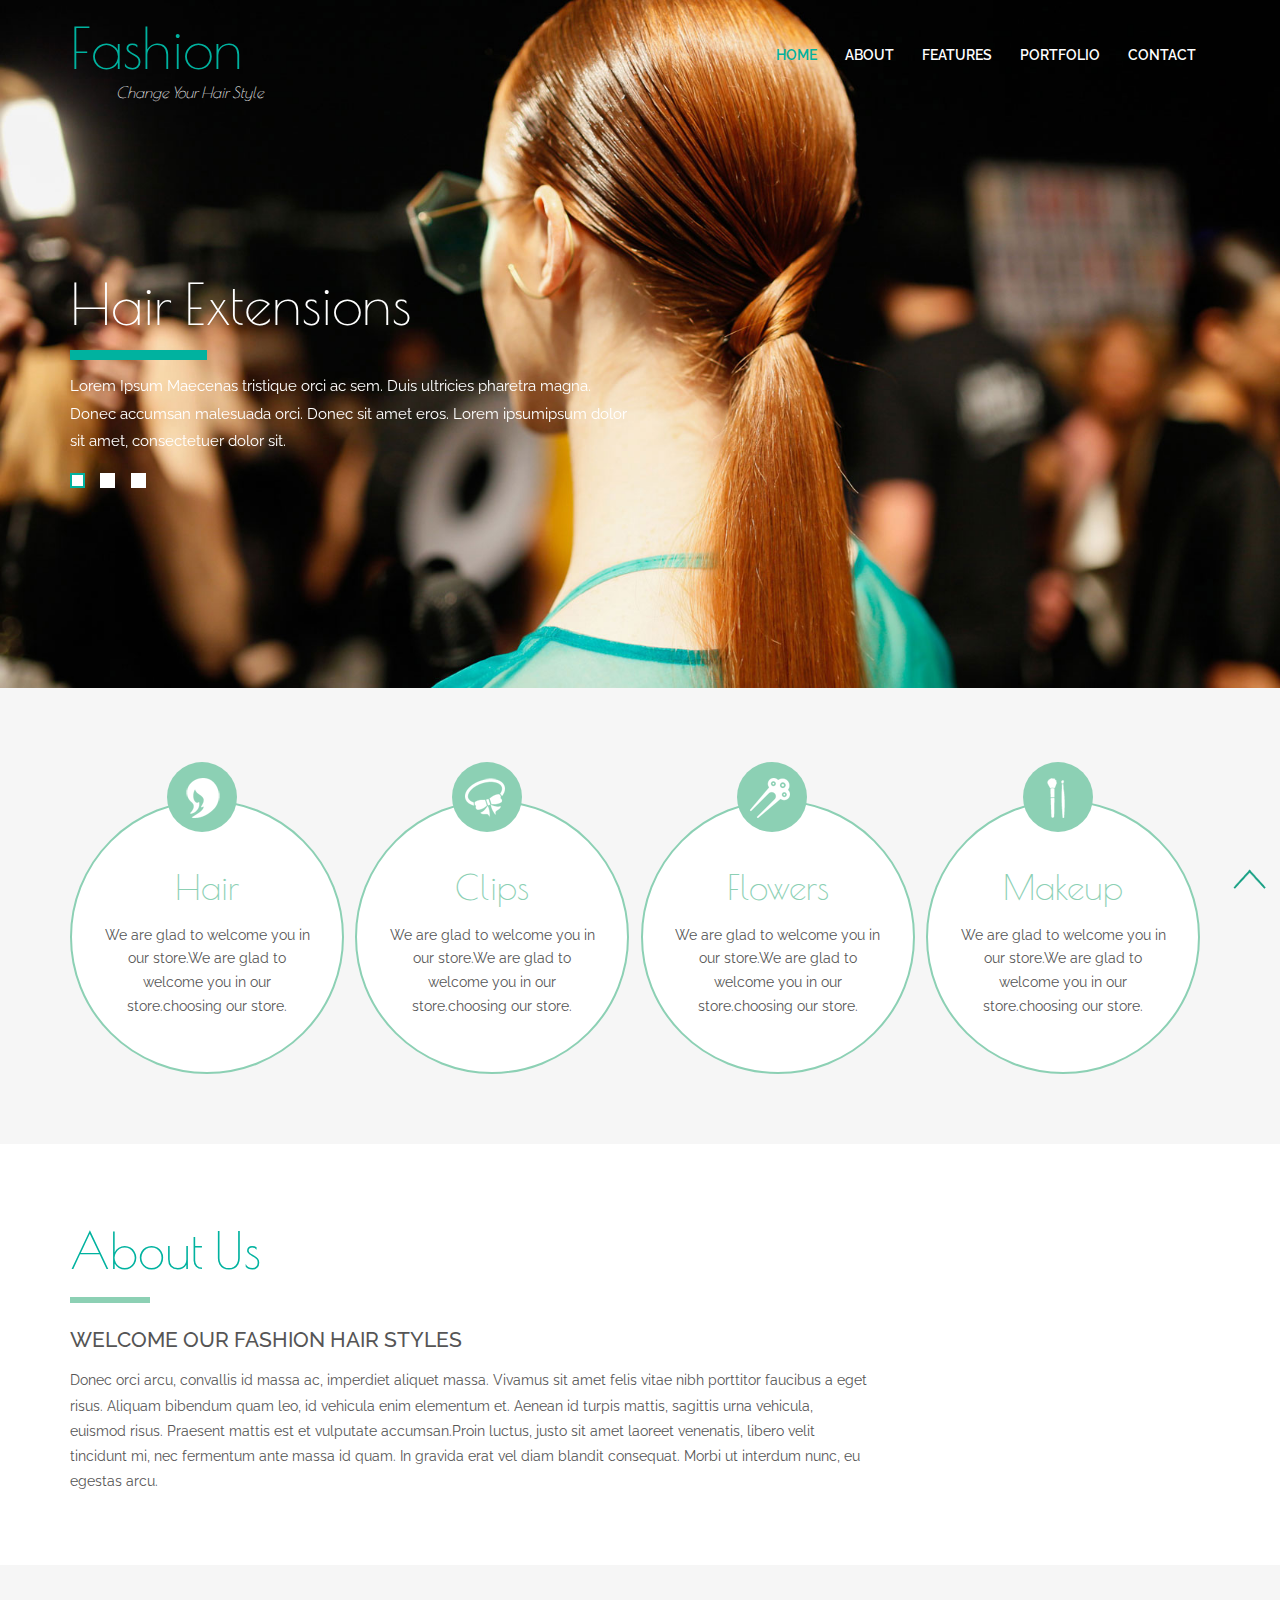
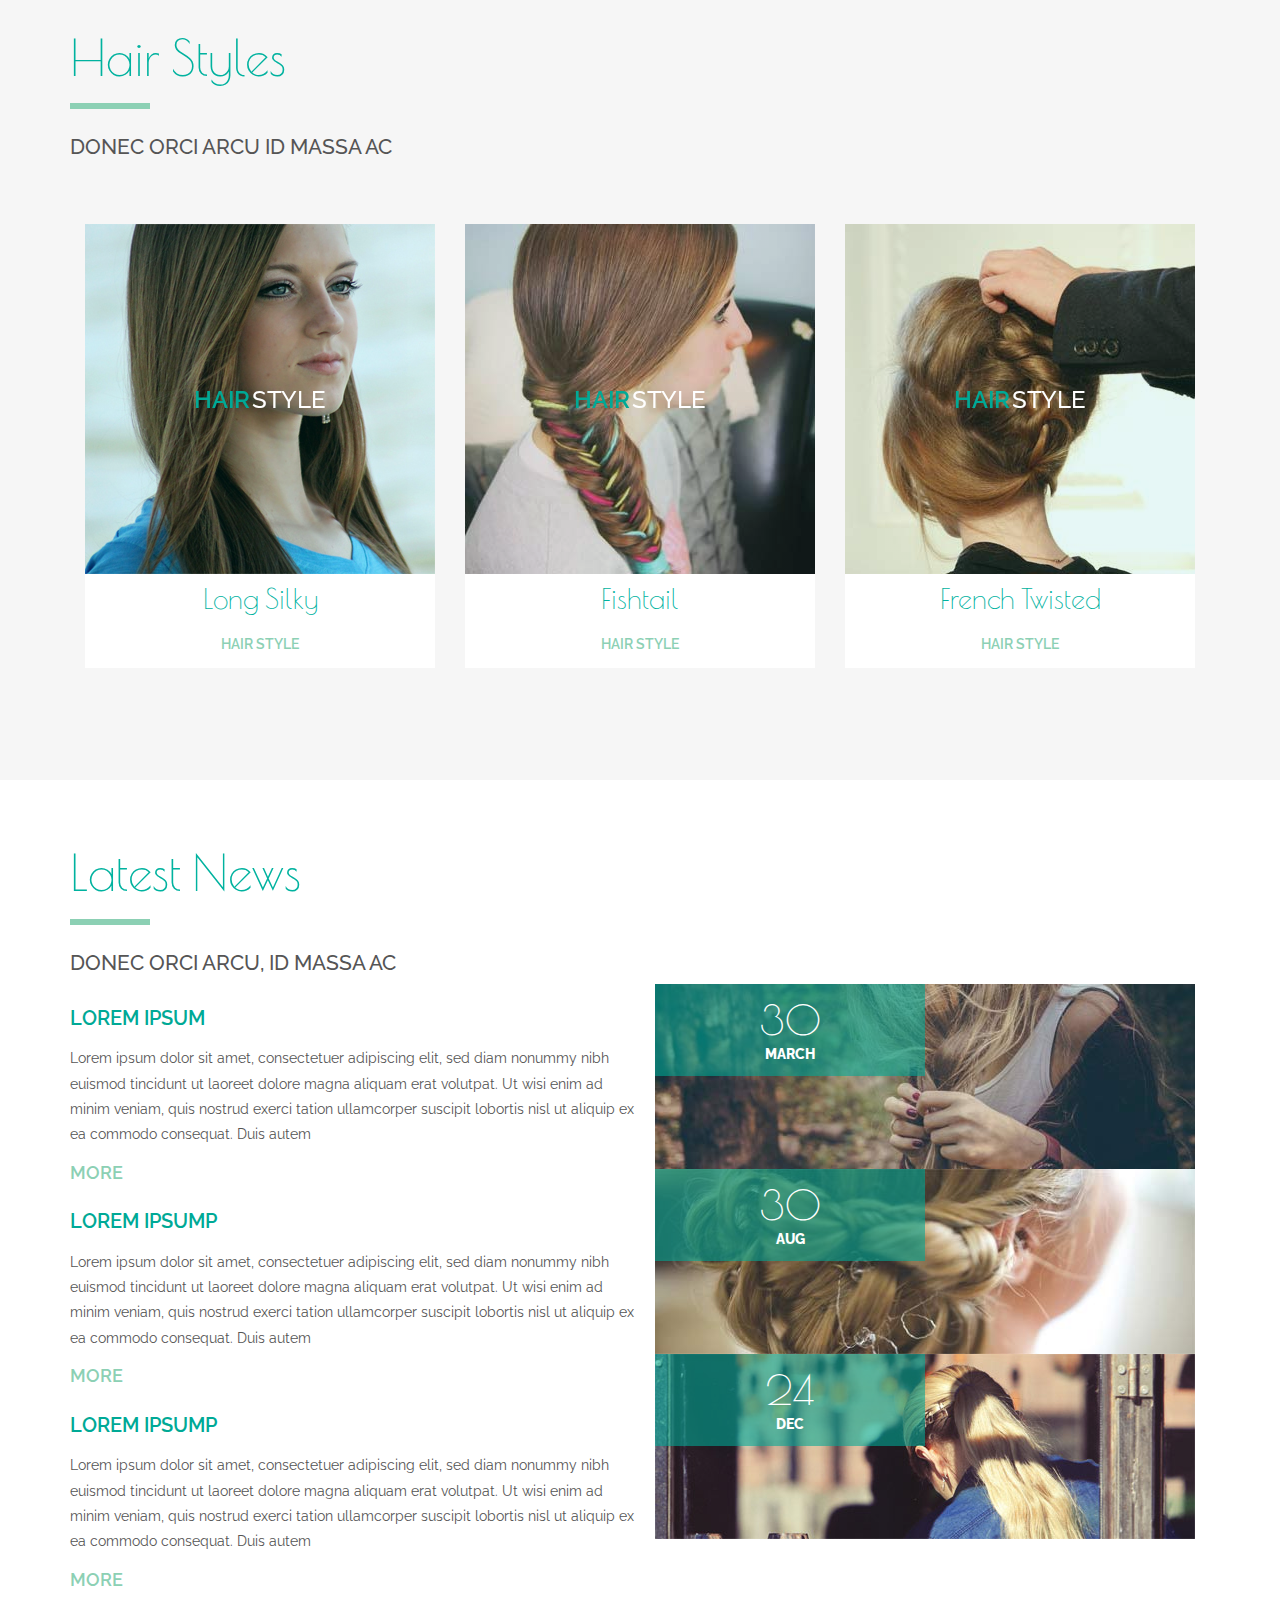
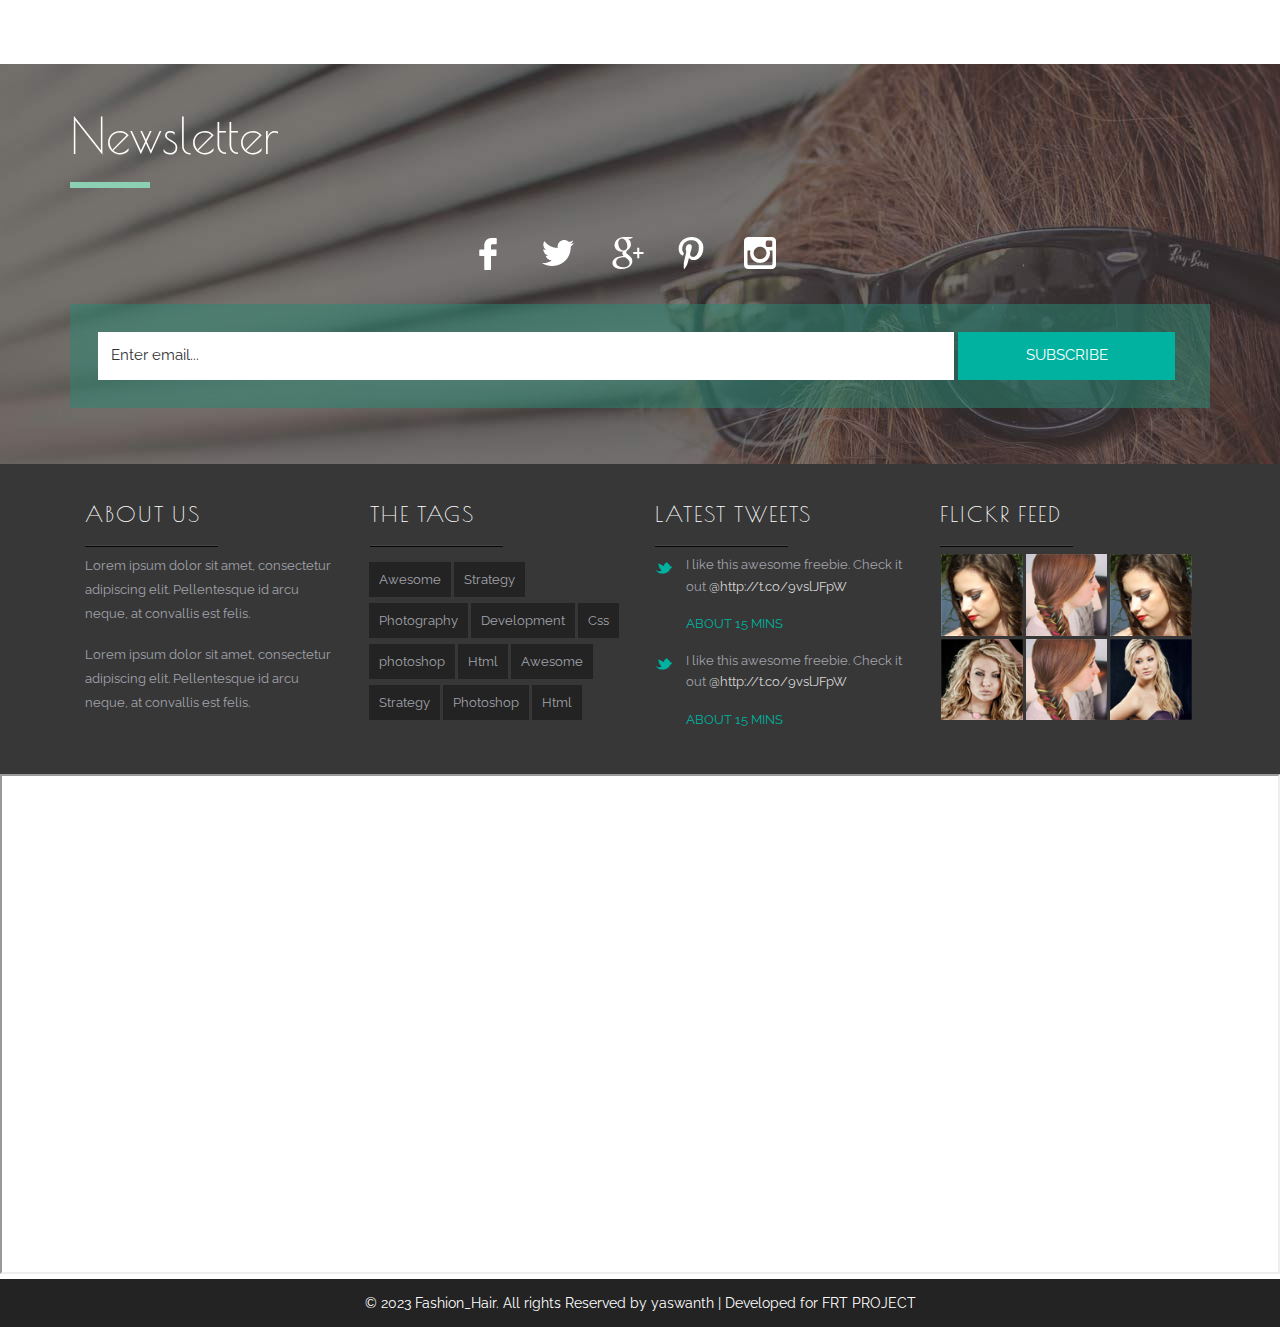
<file: index.html>
<!DOCTYPE html>
<html>
<head>
<title>Fashion Hair a Fashion Category Flat Bootstrap Responsive Website Template| Home :: w3layouts</title>
<link href="css/bootstrap.css" rel='stylesheet' type='text/css' />
<!-- jQuery (Bootstrap's JavaScript plugins) -->
<script src="js/jquery.min.js"></script>
<script src="js/bootstrap.min.js"></script>
<!-- Custom Theme files -->
<link href="css/style.css" rel="stylesheet" type="text/css" media="all" />
<!-- Custom Theme files -->
<meta name="viewport" content="width=device-width, initial-scale=1">
<meta http-equiv="Content-Type" content="text/html; charset=utf-8" />
<meta name="keywords" content="Fashion Hair Responsive web template, Bootstrap Web Templates, Flat Web Templates, Andriod Compatible web template, 
Smartphone Compatible web template, free webdesigns for Nokia, Samsung, LG, SonyErricsson, Motorola web design" />
<script type="application/x-javascript"> addEventListener("load", function() { setTimeout(hideURLbar, 0); }, false); function hideURLbar(){ window.scrollTo(0,1); } </script>
<!--webfont-->
<link href='http://fonts.googleapis.com/css?family=Poiret+One|Lily+Script+One|Raleway:400,300,500,600,200,700' rel='stylesheet' type='text/css'>
<!--webfont-->
<!-- dropdown -->
<script src="js/jquery.easydropdown.js"></script>
<link href="css/nav.css" rel="stylesheet" type="text/css" media="all"/>
<script src="js/modernizr.custom.js"></script>
</head>
<body>
<div class="banner-bg" id="home">
	  <div class="container">
			 <div class="header">
			     <div class="logo">
						<a href="index.html"><h1>Fashion</h1><span>Change Your Hair Style<span></a>
				</div>
						 
				  <div class="top-nav">										 
						<label class="mobile_menu" for="mobile_menu">
						<span>Menu</span>
						</label>
						<input id="mobile_menu" type="checkbox">
					   <ul class="nav">
						<li><a class="active" href="index.html">Home</a></li>
						<li><a href="about.html">ABOUT</a></li>
						 <li class="dropdown1"><a href="typography.html">Features</a>
							 <ul class="dropdown2">
									<li><a href="404.html">Events</a></li>
									<li><a href="404.html">Shortcode</a></li>
									<li><a href="404.html">Blog</a></li>
									<li><a href="404.html">Pricing</a></li>
							  </ul>
						 </li> 
						 <li><a href="portfolio.html">Portfolio</a></li>   
						<li><a href="contact.html">CONTACT</a></li>
					  </ul>
				 </div>
				 <div class="clearfix"></div>
				</div>
					<div  id="top" class="callbacks_container">
					<ul class="rslides" id="slider4">
					<li>
								<div class="banner-info">
									<h3>Hair Extensions</h3>
									<lable> </lable>
									<p>Lorem Ipsum Maecenas tristique orci ac sem. Duis ultricies pharetra magna. Donec accumsan malesuada orci. Donec sit amet eros. Lorem ipsumipsum dolor sit amet, consectetuer dolor sit.</p>
								</div>
							</li>
							<li>
								<div class="banner-info">
								   <h3>Hair styles</h3>
								   <lable> </lable>
									<p>Lorem Ipsum Maecenas tristique orci ac sem. Duis ultricies pharetra magna. Donec accumsan malesuada orci. Donec sit amet eros. Lorem ipsumipsum dolor sit amet, consectetuer dolor sit.</p>
								</div>
							</li>
							<li>
								<div class="banner-info">
									<h3>Hair clips</h3>
									<lable> </lable>
									<p>Lorem Ipsum Maecenas tristique orci ac sem. Duis ultricies pharetra magna. Donec accumsan malesuada orci. Donec sit amet eros. Lorem ipsumipsum dolor sit amet, consectetuer dolor sit.</p>
								</div>								
							</li>
						</ul>
					</div>
					<!--banner-slide-->
					<script src="js/responsiveslides.min.js"></script>
				   <script>
					// You can also use "$(window).load(function() {"
					$(function () {
					  // Slideshow 4
					  $("#slider4").responsiveSlides({
						auto: true,
						pager: true,
						nav: true,
						speed: 500,
						namespace: "callbacks",
						before: function () {
						  $('.events').append("<li>before event fired.</li>");
						},
						after: function () {
						  $('.events').append("<li>after event fired.</li>");
						}
					  });
				
					});
				  </script>
			 <!--//banner-slide-->
		</div>
	</div>
<!--start-banner-bottom-->
  <div class="banner-bottom-section">
	<div class="container">
		<div class="banner-bottom-info">
			<div class="col-md-3 b-grids">
					<i class="s1"> </i>
					 <div class="album-box">
				   <h4>Hair</h4>
				     <p>We are glad to welcome you in our store.We are glad to welcome you in our store.choosing our store.</p>
				 </div>
			</div>
			<div class="col-md-3 b-grids">
			     <i class="s2"> </i>
			     <div class="album-box">
				   <h4>Clips</h4>
				     <p>We are glad to welcome you in our store.We are glad to welcome you in our store.choosing our store.</p>
				 </div>
			</div>
			<div class="col-md-3 b-grids">
			      <i class="s3"> </i>
			       <div class="album-box">
				   <h4>Flowers</h4>
				     <p>We are glad to welcome you in our store.We are glad to welcome you in our store.choosing our store.</p>
				 </div>
			</div>
			<div class="col-md-3 b-grids lost">
			 <i class="s4"> </i>
			        <div class="album-box">
				   <h4>Makeup</h4>
				     <p>We are glad to welcome you in our store.We are glad to welcome you in our store.choosing our store.</p>
				 </div>
			</div>
			<div class="clearfix"></div>
		</div>
     </div>
    </div>
<!--start-welcome-->
	<div class="about">
	   <div class="container">
		<h3 class="tittle">About Us</h3>
		<lable class="two"> </lable>
		<h3 class="sub-text">Welcome Our fashion Hair Styles</h3>
		<p>Donec orci arcu, convallis id massa ac, imperdiet aliquet massa. Vivamus sit amet felis vitae nibh porttitor faucibus a eget risus. Aliquam bibendum quam leo, id vehicula enim elementum et. Aenean id turpis mattis, sagittis urna vehicula, euismod risus. Praesent mattis est et vulputate accumsan.Proin luctus, justo sit amet laoreet venenatis, libero velit tincidunt mi, nec fermentum ante massa id quam. In gravida erat vel diam blandit consequat. Morbi ut interdum nunc, eu egestas arcu.</p>
	   
	   </div>
    </div>
	<!--start-banner-bottom-->
    <div class="hair-section">
	     <div class="container">
		<h3 class="tittle">Hair Styles</h3>
		<lable class="two"> </lable>
		  <h3 class="sub-text">Donec orci arcu id massa ac</h3>
	           <div class="grid">
			      <div class="col-md-4 h-f">
					<figure class="effect-jazz">
					<img src="images/s1.jpg" alt="img25"/>
						<figcaption>
							<h2>hair <span>Style</span></h2>
							<p>When Jazz starts to chase cars, the whole world stands still.</p>
							<a href="#">View more</a>
						</figcaption>			
					</figure>
					 <div class="hf-text"><h5>Long Silky</h5><p>Hair Style</p></div>
				 </div>
				 <div class="col-md-4 h-f">
					<figure class="effect-jazz">
						<img src="images/s2.jpg" alt="img25"/>
						<figcaption>
							<h2>hair <span>Style</span></h2>
							<p>When Jazz starts to chase cars, the whole world stands still.</p>
							<a href="#">View more</a>
						</figcaption>			
					</figure>
					 <div class="hf-text"><h5>Fishtail</h5><p>Hair Style</p></div>
				 </div>
					<div class="col-md-4 h-f">
					 <figure class="effect-jazz">
							<img src="images/s3.jpg" alt="img25"/>
						<figcaption>
							<h2>hair <span>Style</span></h2>
							<p>When Jazz starts to chase cars, the whole world stands still.</p>
							<a href="#">View more</a>
						</figcaption>			
					 </figure>
					 <div class="hf-text"><h5>French Twisted</h5><p>Hair Style</p></div>
				 </div>
				 <div class="clearfix"></div>
				</div>
		   </div>
		</div>
		<!--news-->
		<div class="news-section">
			<div class="container">
				<h3 class="tittle">Latest News</h3>
				<lable class="two"> </lable>
				<h3 class="sub-text">Donec orci arcu, id massa ac</h3>
				<div class="news-left">			
					<div class="col-md-6 col-news-right">
						<div class="col-bottom">
							<h4>Lorem Ipsum </h4>
							<p>Lorem ipsum dolor sit amet, consectetuer adipiscing elit, sed diam nonummy nibh euismod tincidunt ut laoreet dolore magna aliquam erat volutpat. Ut wisi enim ad minim veniam, quis nostrud exerci tation ullamcorper suscipit lobortis nisl ut aliquip ex ea commodo consequat. Duis autem  </p>
							<a href="#" class="more"> MORE</a>
						</div>
						<div class="col-bottom">
							<h4>Lorem IPsump </h4>
							<p>Lorem ipsum dolor sit amet, consectetuer adipiscing elit, sed diam nonummy nibh euismod tincidunt ut laoreet dolore magna aliquam erat volutpat. Ut wisi enim ad minim veniam, quis nostrud exerci tation ullamcorper suscipit lobortis nisl ut aliquip ex ea commodo consequat. Duis autem  </p>
							<a href="#" class="more"> MORE</a>
						</div>
						<div class="col-bottom">
							<h4>Lorem IPsump </h4>
							<p>Lorem ipsum dolor sit amet, consectetuer adipiscing elit, sed diam nonummy nibh euismod tincidunt ut laoreet dolore magna aliquam erat volutpat. Ut wisi enim ad minim veniam, quis nostrud exerci tation ullamcorper suscipit lobortis nisl ut aliquip ex ea commodo consequat. Duis autem  </p>
							<a href="#" class="more"> MORE</a>
						</div>
						<div class="clearfix"> </div>
					</div>
					<div class="col-md-6 col-news">
						<div class="col-news-top">
							<a href="#" class="date-in">
								<img class="img-responsive mix-in" src="images/c1.jpg" alt="">
								<div class="month-in">
								  <label>
									<span class="day">30</span>
									<span class="month">March</span>
								  </label>
								</div>
							</a>
							<div class="clearfix"> </div>
						</div>					
						<div class="col-news-top">
							<a href="#" class="date-in">
								<img class="img-responsive mix-in" src="images/c2.jpg" alt="">
								<div class="month-in">
								  <label>
									<span class="day">30</span>
									<span class="month">Aug</span>
								  </label>
								</div>
							</a>
							<div class="clearfix"> </div>
						</div>
						<div class="col-news-top">
							<a href="#" class="date-in">
								<img class="img-responsive mix-in" src="images/c3.jpg" alt="">
								<div class="month-in">
								  <label>
									<span class="day">24</span>
									<span class="month">Dec</span>
								  </label>
								</div>
							</a>
							<div class="clearfix"> </div>
						</div>					
					</div>
					<div class="clearfix"> </div>
				</div>
			</div>
		</div>
	<!--//news-->
	<!--contact-->
		<div class="newsletter">
			<div class="container">
			 <h3 class="tittle two">Newsletter</h3>
			 <lable class="two"> </lable>
				<div class="newslatter">
					<ul class="f-icons">
					<li><a href="#" class="facebook"> </a></li>
				    <li><a href="#" class="twitter"> </a></li>
					<li><a href="#" class="gg"> </a></li>
					<li><a href="#" class="p"> </a></li>
					<li><a href="#" class="ins"> </a></li>
					</ul>
							<div class="clearfix"></div>
							<div class="support">
							   <input type="text" class="text" value="Enter email..." onfocus="this.value = '';" onblur="if (this.value == 'Enter email...') {this.value = 'Enter email...';}">
							   <input type="submit" value="SUBSCRIBE" class="botton">
							</div>

				   </div>
	        </div>
	    </div>

	<!--/start-footer-section-->
			<div class="footer-section">
				<div class="container">
					<div class="footer-grids wow bounceIn animated" data-wow-delay="0.4s">
						<div class="col-md-3 footer-grid">
						<h4>About Us</h4>
						<div class="border2"></div>
						  <p>Lorem ipsum dolor sit amet, consectetur adipiscing elit. Pellentesque id arcu neque, at convallis est felis.</p>
						  <p class="sub">Lorem ipsum dolor sit amet, consectetur adipiscing elit. Pellentesque id arcu neque, at convallis est felis.</p>
						</div>
						<div class="col-md-3 footer-grid tags">
								<h4>the tags</h4>
								<div class="border2"></div>
							<ul class="tag">
								<li><a href="#">Awesome</a></li>
								<li><a href="#">Strategy</a></li>
								<li><a href="#">Photography</a></li>
								<li><a href="#">Development</a></li>
								<li><a href="#">Css</a></li>
								<li><a href="#">photoshop</a></li>
								<li><a href="#">Html</a></li>
								<li><a href="#">Awesome</a></li>
								<li><a href="#">Strategy</a></li>
								<li><a href="#">Photoshop</a></li>
								<li><a href="#">Html</a></li>
							</ul>
						</div>
						<div class="col-md-3 footer-grid tweet">
								<h4>latest tweets</h4>
								<div class="border2"></div>
								<div class="icon-3-square">
										<a href="#"><i class="square-3"></i></a>
									</div>
							<div class="icon-text">
								<p>I like this awesome freebie. Check it out<a href="#"> @http://t.co/9vslJFpW </a></p>
								<h5>About 15 mins</h5>
							</div>
								<div class="clearfix"></div>
								<div class="icon-3-square">
										<a href="#"><i class="square-3"></i></a>
								</div>
								<div class="icon-text">
								    <p>I like this awesome freebie. Check it out<a href="#"> @http://t.co/9vslJFpW </a></p>
									<h5>About 15 mins</h5>
								</div>
								<div class="clearfix"></div>
						</div>
						<div class="col-md-3 footer-grid flickr">
								<h4>flickr feed</h4>
								<div class="border2"></div>
								<div class="flickr-grids">
										<div class="flickr-grid">
											<a href="#"><img src="images/f1.jpg" alt=" " title="team" /></a>
										</div>
										<div class="flickr-grid">
											<a href="#"><img src="images/f2.jpg" alt=" " title="team" /></a>
										</div>
										<div class="flickr-grid">
											<a href="#"><img src="images/f1.jpg" alt=" " title="team" /></a>
										</div>
										<div class="clearfix"> </div>
										
										<div class="flickr-grid">
											<a href="#"><img src="images/f3.jpg" alt=" " title="team" /></a>
										</div>
										<div class="flickr-grid">
											<a href="#"><img src="images/f2.jpg" alt=" " title="team" /></a>
										</div>
										<div class="flickr-grid">
											<a href="#"><img src="images/f4.jpg" alt=" " title="team" /></a>
										</div>
								<div class="clearfix"> </div>
							</div>
						</div>
						<div class="clearfix"></div>
					</div>
			</div>
		</div>
		<iframe src='https://webchat.botframework.com/embed/healthbot-ddx4ebr?s=Mj14TsXlspA.qN0hFWTRVu4vpyjO5EXuVvSg40ksFNf0D1vEbNjUz0o'  style='min-width: 400px; width: 100%; min-height: 500px;'></iframe>
	<!--//end-footer-section-->
			<!--/start-copyright-section-->
				<div class="copyright">
					<p>&copy; 2023 Fashion_Hair. All rights  Reserved by yaswanth | Developed for FRT PROJECT </a></p>
				</div>
			<!--//end-copyright-section-->
					<!--start-smoth-scrolling-->
			<script type="text/javascript">
								jQuery(document).ready(function($) {
									$(".scroll").click(function(event){		
										event.preventDefault();
										$('html,body').animate({scrollTop:$(this.hash).offset().top},1000);
									});
								});
								</script>
							<!--start-smoth-scrolling-->
						<script type="text/javascript">
									$(document).ready(function() {
										/*
										var defaults = {
								  			containerID: 'toTop', // fading element id
											containerHoverID: 'toTopHover', // fading element hover id
											scrollSpeed: 1200,
											easingType: 'linear' 
								 		};
										*/
										
										$().UItoTop({ easingType: 'easeOutQuart' });
										
									});
								</script>
		<a href="#home" id="toTop" class="scroll" style="display: block;"> <span id="toTopHover" style="opacity: 1;"> </span></a>
</body>
</html>
</file>
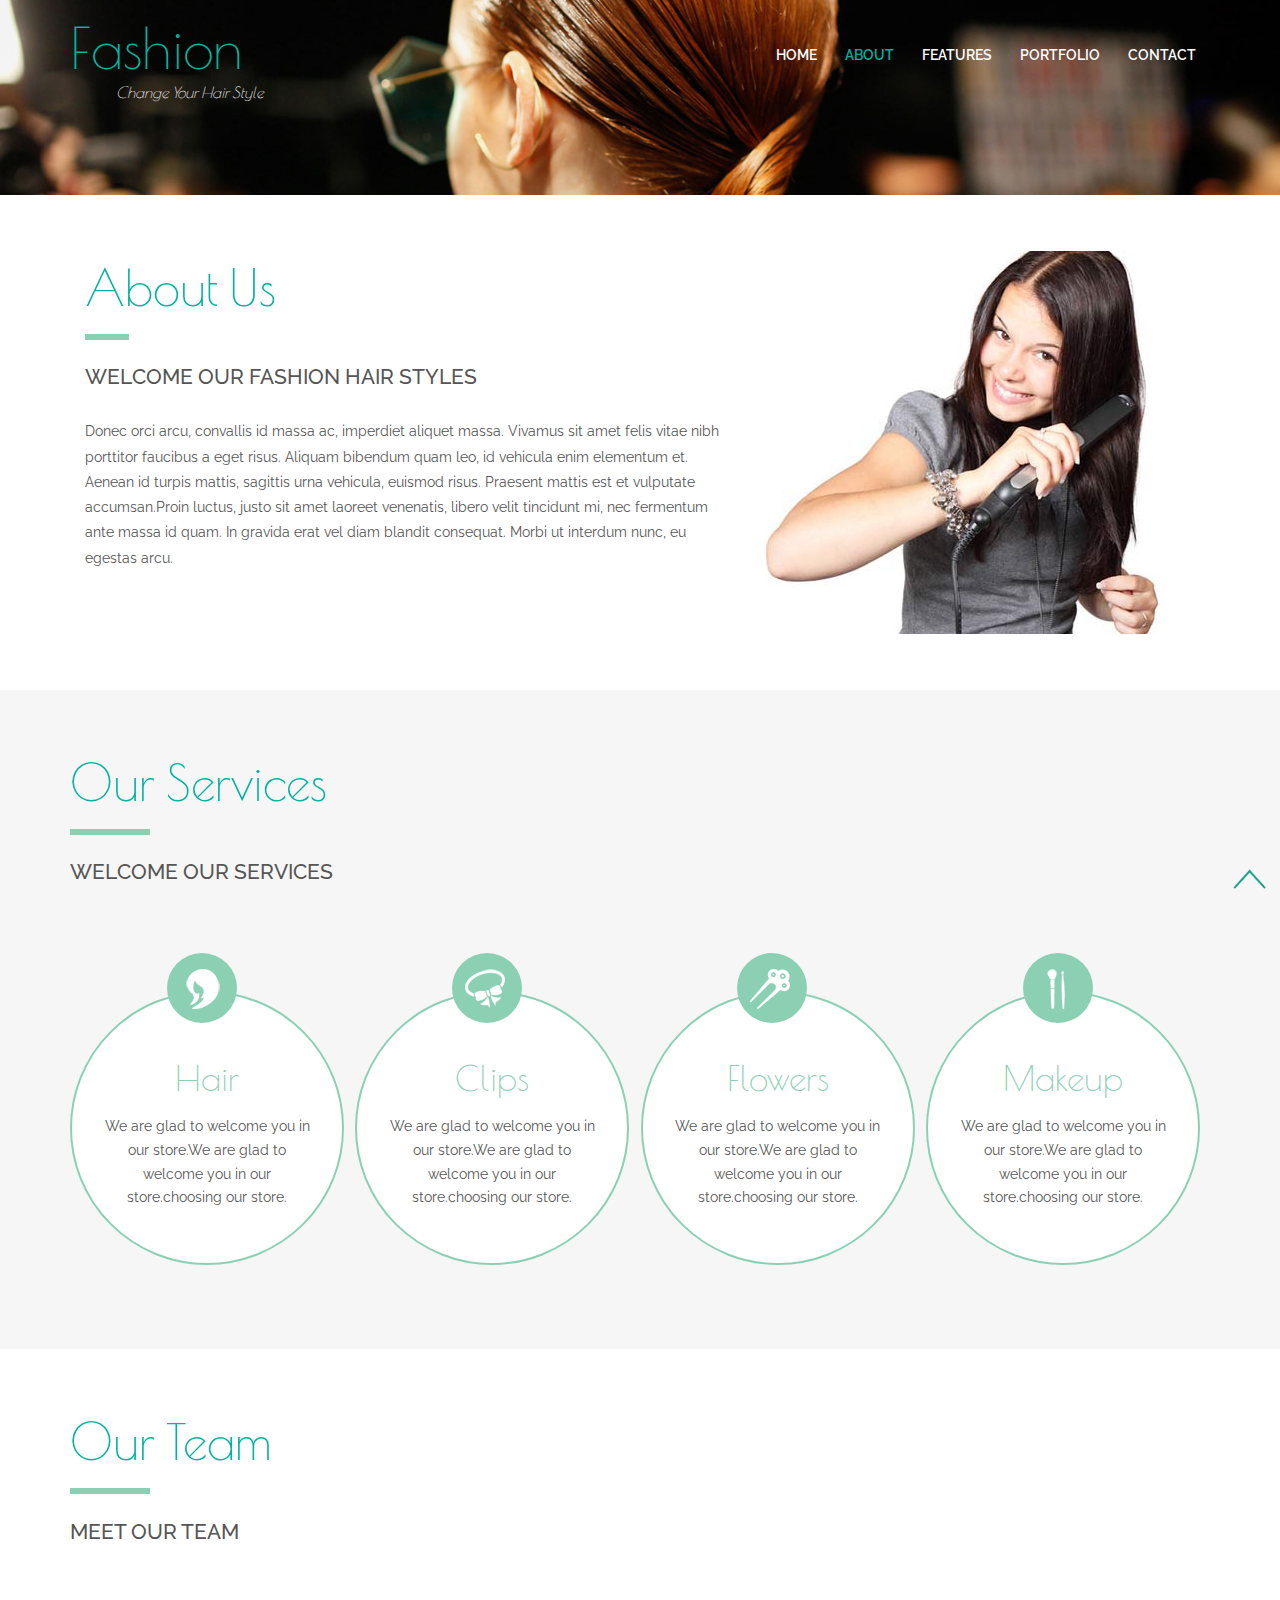
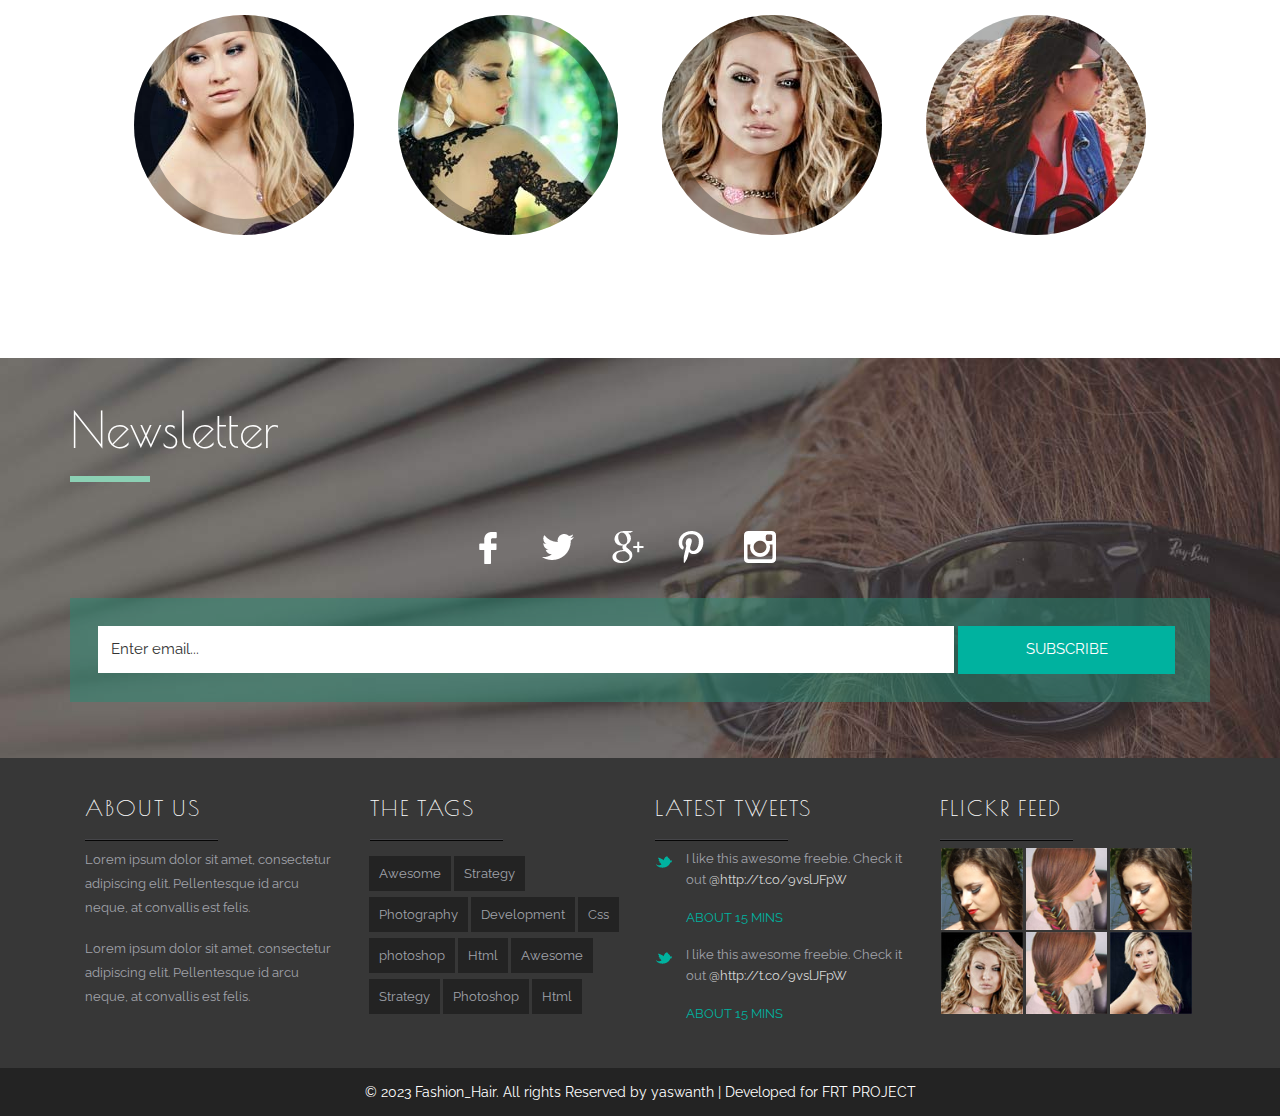
<file: about.html>
<!DOCTYPE html>
<html>
<head>
<title>Fashion Hair a Fashion Category Flat Bootstrap Responsive Website Template| About :: w3layouts</title>
<link href="css/bootstrap.css" rel='stylesheet' type='text/css' />
<!-- jQuery (Bootstrap's JavaScript plugins) -->
<script src="js/jquery.min.js"></script>
<script src="js/bootstrap.min.js"></script>
<!-- Custom Theme files -->
<link href="css/style.css" rel="stylesheet" type="text/css" media="all" />
<!-- Custom Theme files -->
<meta name="viewport" content="width=device-width, initial-scale=1">
<meta http-equiv="Content-Type" content="text/html; charset=utf-8" />
<meta name="keywords" content="Fashion Hair Responsive web template, Bootstrap Web Templates, Flat Web Templates, Andriod Compatible web template, 
Smartphone Compatible web template, free webdesigns for Nokia, Samsung, LG, SonyErricsson, Motorola web design" />
<script type="application/x-javascript"> addEventListener("load", function() { setTimeout(hideURLbar, 0); }, false); function hideURLbar(){ window.scrollTo(0,1); } </script>
<!--webfont-->
<link href='http://fonts.googleapis.com/css?family=Poiret+One|Lily+Script+One|Raleway:400,300,500,600,200,700' rel='stylesheet' type='text/css'>
<!--webfont-->
<!-- dropdown -->
<script src="js/jquery.easydropdown.js"></script>
<link href="css/nav.css" rel="stylesheet" type="text/css" media="all"/>
<script src="js/modernizr.custom.js"></script>
</head>
<body>
<div class="banner-bg two" id="home">	
	  <div class="container">
			 <div class="header">
			     <div class="logo">
						<a href="index.html"><h1>Fashion</h1><span>Change Your Hair Style<span></a>
				</div>
						 
				  <div class="top-nav">										 
						<label class="mobile_menu" for="mobile_menu">
						<span>Menu</span>
						</label>
						<input id="mobile_menu" type="checkbox">
					   <ul class="nav">
						<li><a href="index.html">Home</a></li>
						<li><a class="active" href="about.html">ABOUT</a></li>
						 <li class="dropdown1"><a href="typography.html">Features</a>
							 <ul class="dropdown2">
									<li><a href="404.html">Events</a></li>
									<li><a href="404.html">Shortcode</a></li>
									<li><a href="404.html">Blog</a></li>
									<li><a href="404.html">Pricing</a></li>
							  </ul>
						 </li> 
						 <li><a href="portfolio.html">Portfolio</a></li>   
						<li><a href="contact.html">CONTACT</a></li>
					  </ul>
				 </div>
				 <div class="clearfix"></div>
			</div>
		</div>
	</div>
	<!--start-about-->
	<div class="ab-section">
	   <div class="container">
		<div class="col-md-7 ab-left">
		<h3 class="tittle">About Us</h3>
		 <lable class="two"> </lable>
		<h3 class="sub-text">Welcome Our fashion Hair Styles</h3>
		 <p>Donec orci arcu, convallis id massa ac, imperdiet aliquet massa. Vivamus sit amet felis vitae nibh porttitor faucibus a eget risus. Aliquam bibendum quam leo, id vehicula enim elementum et. Aenean id turpis mattis, sagittis urna vehicula, euismod risus. Praesent mattis est et vulputate accumsan.Proin luctus, justo sit amet laoreet venenatis, libero velit tincidunt mi, nec fermentum ante massa id quam. In gravida erat vel diam blandit consequat. Morbi ut interdum nunc, eu egestas arcu.</p>
		</div>
		<div class="col-md-5 ab-img">
		  <img src="images/ab-pic.jpg" alt=" " title="ab" />
		</div>
	      <div class="clearfix"></div>
	   </div>
    </div>
<!--start-banner-bottom-->
	<div class="services">
	   <div class="container">
	   <h3 class="tittle">Our Services</h3>
		<lable class="two"> </lable>
		<h3 class="sub-text">Welcome Our Services</h3>
		<div class="banner-bottom-info two">
			<div class="col-md-3 b-grids">
					<i class="s1"> </i>
					 <div class="album-box">
				   <h4>Hair</h4>
				     <p>We are glad to welcome you in our store.We are glad to welcome you in our store.choosing our store.</p>
				 </div>
			</div>
			<div class="col-md-3 b-grids">
			     <i class="s2"> </i>
			     <div class="album-box">
				   <h4>Clips</h4>
				     <p>We are glad to welcome you in our store.We are glad to welcome you in our store.choosing our store.</p>
				 </div>
			</div>
			<div class="col-md-3 b-grids">
			      <i class="s3"> </i>
			       <div class="album-box">
				   <h4>Flowers</h4>
				     <p>We are glad to welcome you in our store.We are glad to welcome you in our store.choosing our store.</p>
				 </div>
			</div>
			<div class="col-md-3 b-grids lost">
			 <i class="s4"> </i>
			        <div class="album-box">
				   <h4>Makeup</h4>
				     <p>We are glad to welcome you in our store.We are glad to welcome you in our store.choosing our store.</p>
				 </div>
			</div>
			<div class="clearfix"></div>
		</div>
     </div>
    </div>
	<!--start-team-->
		<div class="team">
	      <div class="container">
			 <h3 class="tittle">Our Team</h3>
			  <lable class="two"> </lable>
			  <h3 class="sub-text">Meet our team</h3>
				<ul class="ch-grid">
					<li>
						<div class="ch-item">				
							<div class="ch-info">
								<div class="ch-info-front ch-img-1"></div>
								<div class="ch-info-back">
										<h3>Fashion Hair</h3>
									<p>by Alexander Shumihin <a href="#">View on Dribbble</a></p>
								</div>	
							</div>
						</div>
					</li>
					<li>
						<div class="ch-item">
							<div class="ch-info">
								<div class="ch-info-front ch-img-2"></div>
								<div class="ch-info-back">
										<h3>Fashion Hair</h3>
									<p>by Zoe Ingram  <a href="#">View on Dribbble</a></p>
								</div>
							</div>
						</div>
					</li>
					<li>
						<div class="ch-item">
							<div class="ch-info">
								<div class="ch-info-front ch-img-3"></div>
								<div class="ch-info-back">
										<h3>Fashion Hair</h3>
									<p>by Eileen Tjan <a href="#">View on Dribbble</a></p>
								</div>
							</div>
						</div>
					</li>
					 <li>
						<div class="ch-item">
							<div class="ch-info">
								<div class="ch-info-front ch-img-4"></div>
								<div class="ch-info-back">
										<h3>Fashion Hair</h3>
									<p>by Eileen Tjan  <a href="#">View on Dribbble</a></p>
								</div>
							</div>
						</div>
					</li>
				</ul>
				
		  </div>
       </div>
<!--contact-->
		<div class="newsletter">
			<div class="container">
			 <h3 class="tittle two">Newsletter</h3>
			 <lable class="two"> </lable>
				<div class="newslatter">
					<ul class="f-icons">
					<li><a href="#" class="facebook"> </a></li>
				    <li><a href="#" class="twitter"> </a></li>
					<li><a href="#" class="gg"> </a></li>
					<li><a href="#" class="p"> </a></li>
					<li><a href="#" class="ins"> </a></li>
					</ul>
							<div class="clearfix"></div>
							<div class="support">
							   <input type="text" class="text" value="Enter email..." onfocus="this.value = '';" onblur="if (this.value == 'Enter email...') {this.value = 'Enter email...';}">
							   <input type="submit" value="SUBSCRIBE" class="botton">
							</div>

				   </div>
	        </div>
	    </div>

	<!--/start-footer-section-->
			<div class="footer-section">
				<div class="container">
					<div class="footer-grids wow bounceIn animated" data-wow-delay="0.4s">
						<div class="col-md-3 footer-grid">
						<h4>About Us</h4>
						<div class="border2"></div>
						  <p>Lorem ipsum dolor sit amet, consectetur adipiscing elit. Pellentesque id arcu neque, at convallis est felis.</p>
						  <p class="sub">Lorem ipsum dolor sit amet, consectetur adipiscing elit. Pellentesque id arcu neque, at convallis est felis.</p>
						</div>
						<div class="col-md-3 footer-grid tags">
								<h4>the tags</h4>
								<div class="border2"></div>
							<ul class="tag">
								<li><a href="#">Awesome</a></li>
								<li><a href="#">Strategy</a></li>
								<li><a href="#">Photography</a></li>
								<li><a href="#">Development</a></li>
								<li><a href="#">Css</a></li>
								<li><a href="#">photoshop</a></li>
								<li><a href="#">Html</a></li>
								<li><a href="#">Awesome</a></li>
								<li><a href="#">Strategy</a></li>
								<li><a href="#">Photoshop</a></li>
								<li><a href="#">Html</a></li>
							</ul>
						</div>
						<div class="col-md-3 footer-grid tweet">
								<h4>latest tweets</h4>
								<div class="border2"></div>
								<div class="icon-3-square">
										<a href="#"><i class="square-3"></i></a>
									</div>
							<div class="icon-text">
								<p>I like this awesome freebie. Check it out<a href="#"> @http://t.co/9vslJFpW </a></p>
								<h5>About 15 mins</h5>
							</div>
								<div class="clearfix"></div>
								<div class="icon-3-square">
										<a href="#"><i class="square-3"></i></a>
								</div>
								<div class="icon-text">
								    <p>I like this awesome freebie. Check it out<a href="#"> @http://t.co/9vslJFpW </a></p>
									<h5>About 15 mins</h5>
								</div>
								<div class="clearfix"></div>
						</div>
						<div class="col-md-3 footer-grid flickr">
								<h4>flickr feed</h4>
								<div class="border2"></div>
								<div class="flickr-grids">
										<div class="flickr-grid">
											<a href="#"><img src="images/f1.jpg" alt=" " title="team" /></a>
										</div>
										<div class="flickr-grid">
											<a href="#"><img src="images/f2.jpg" alt=" " title="team" /></a>
										</div>
										<div class="flickr-grid">
											<a href="#"><img src="images/f1.jpg" alt=" " title="team" /></a>
										</div>
										<div class="clearfix"> </div>
										
										<div class="flickr-grid">
											<a href="#"><img src="images/f3.jpg" alt=" " title="team" /></a>
										</div>
										<div class="flickr-grid">
											<a href="#"><img src="images/f2.jpg" alt=" " title="team" /></a>
										</div>
										<div class="flickr-grid">
											<a href="#"><img src="images/f4.jpg" alt=" " title="team" /></a>
										</div>
								<div class="clearfix"> </div>
							</div>
						</div>
						<div class="clearfix"></div>
					</div>
			</div>
		</div>
	<!--//end-footer-section-->
			<!--/start-copyright-section-->
				<div class="copyright">
					<p>&copy; 2023 Fashion_Hair. All rights  Reserved by yaswanth | Developed for FRT PROJECT </a></p>
				</div>
			<!--//end-copyright-section-->
				<!--start-smoth-scrolling-->
			<script type="text/javascript">
								jQuery(document).ready(function($) {
									$(".scroll").click(function(event){		
										event.preventDefault();
										$('html,body').animate({scrollTop:$(this.hash).offset().top},1000);
									});
								});
								</script>
							<!--start-smoth-scrolling-->
						<script type="text/javascript">
									$(document).ready(function() {
										/*
										var defaults = {
								  			containerID: 'toTop', // fading element id
											containerHoverID: 'toTopHover', // fading element hover id
											scrollSpeed: 1200,
											easingType: 'linear' 
								 		};
										*/
										
										$().UItoTop({ easingType: 'easeOutQuart' });
										
									});
								</script>
		<a href="#home" id="toTop" class="scroll" style="display: block;"> <span id="toTopHover" style="opacity: 1;"> </span></a>
</body>
</html>
</file>
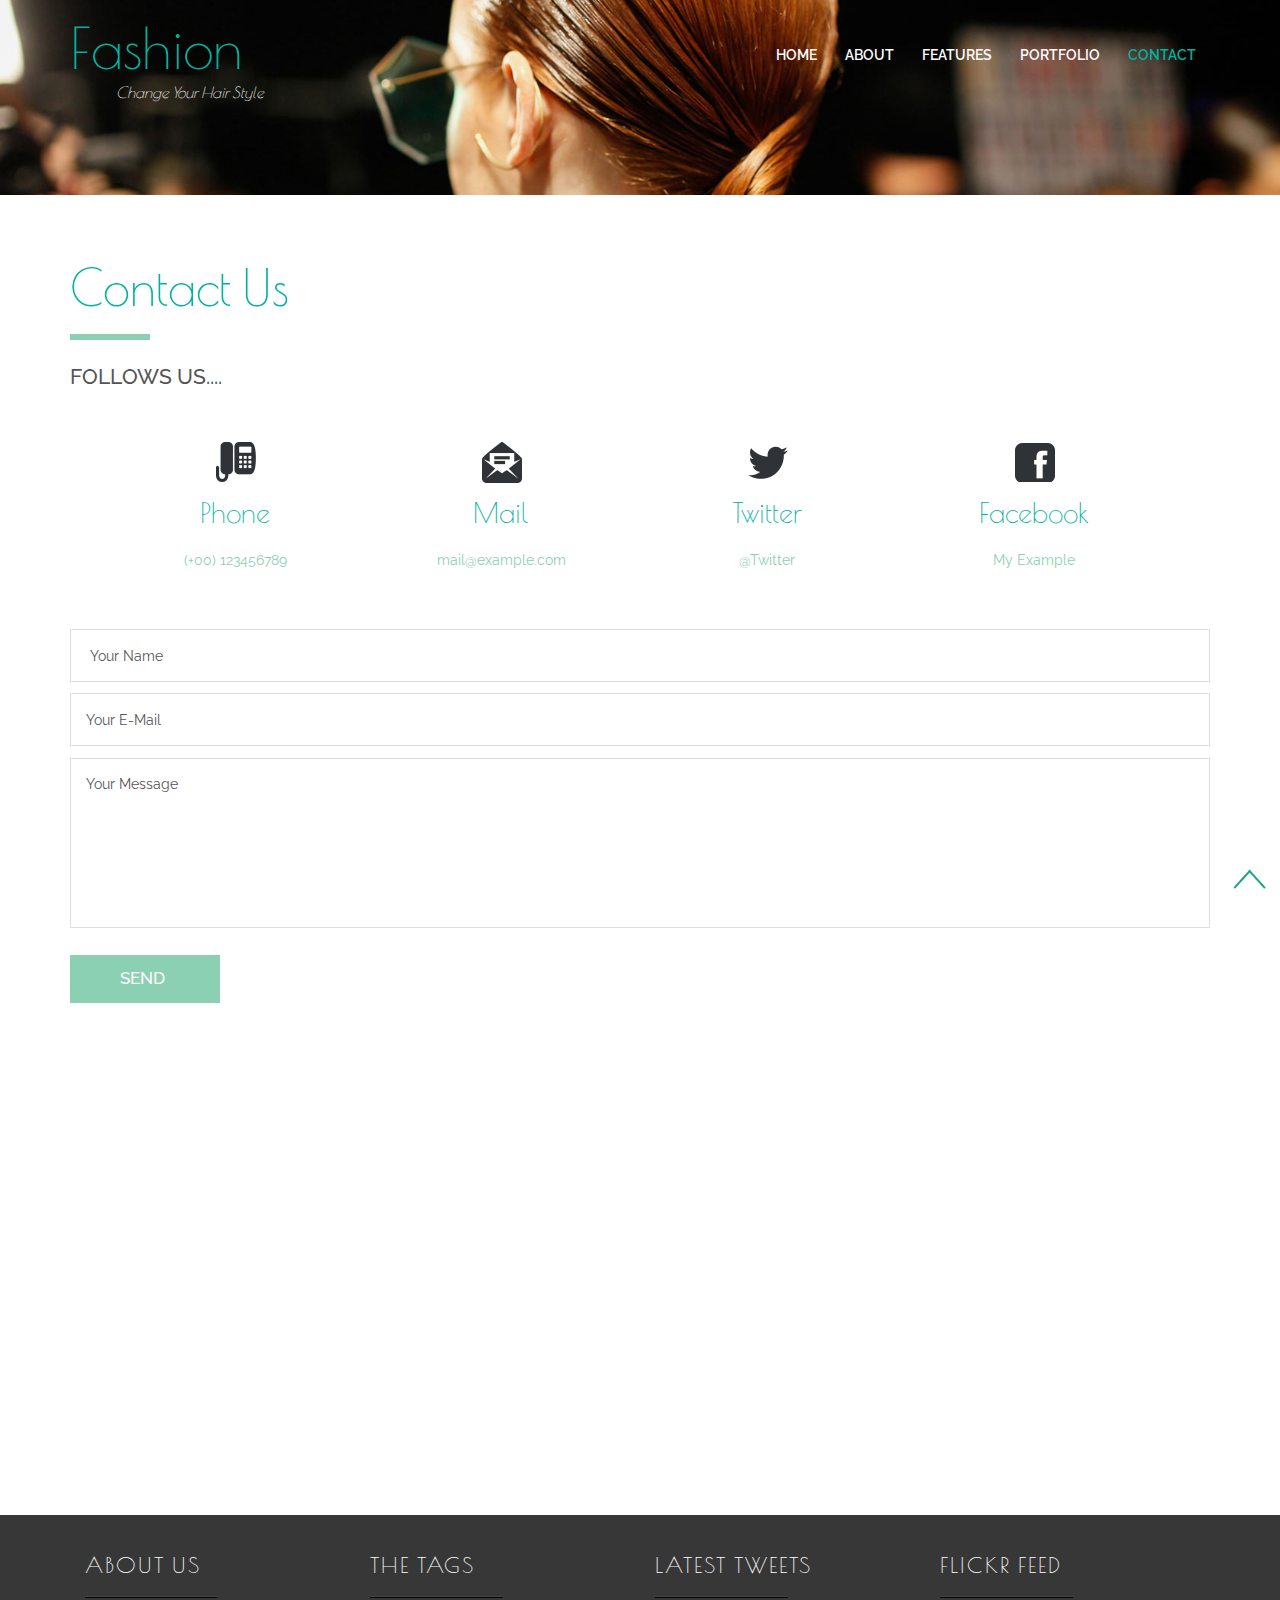
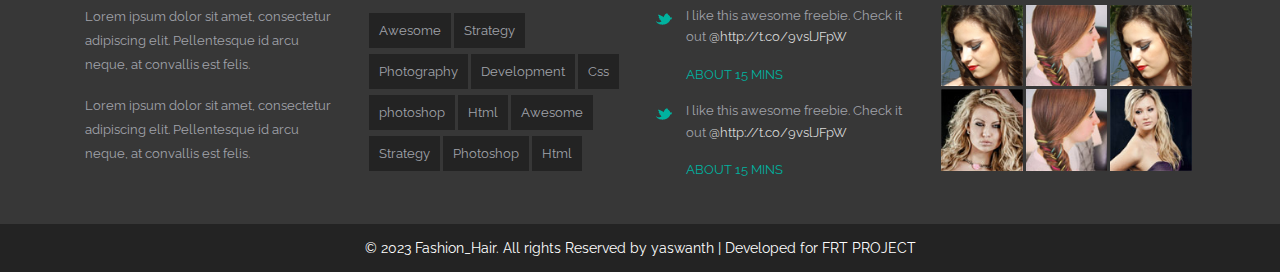
<file: contact.html>
<!DOCTYPE html>
<html>
<head>
<title>Fashion Hair a Fashion Category Flat Bootstrap Responsive Website Template| Contact :: w3layouts</title>
<link href="css/bootstrap.css" rel='stylesheet' type='text/css' />
<!-- jQuery (Bootstrap's JavaScript plugins) -->
<script src="js/jquery.min.js"></script>
<script src="js/bootstrap.min.js"></script>
<!-- Custom Theme files -->
<link href="css/style.css" rel="stylesheet" type="text/css" media="all" />
<!-- Custom Theme files -->
<meta name="viewport" content="width=device-width, initial-scale=1">
<meta http-equiv="Content-Type" content="text/html; charset=utf-8" />
<meta name="keywords" content="Fashion Hair Responsive web template, Bootstrap Web Templates, Flat Web Templates, Andriod Compatible web template, 
Smartphone Compatible web template, free webdesigns for Nokia, Samsung, LG, SonyErricsson, Motorola web design" />
<script type="application/x-javascript"> addEventListener("load", function() { setTimeout(hideURLbar, 0); }, false); function hideURLbar(){ window.scrollTo(0,1); } </script>
<!--webfont-->
<link href='http://fonts.googleapis.com/css?family=Poiret+One|Lily+Script+One|Raleway:400,300,500,600,200,700' rel='stylesheet' type='text/css'>
<!--webfont-->
<!-- dropdown -->
<script src="js/jquery.easydropdown.js"></script>
<link href="css/nav.css" rel="stylesheet" type="text/css" media="all"/>
<script src="js/modernizr.custom.js"></script>
</head>
<body>
  <div class="banner-bg two" id="home">
	  <div class="container">
			 <div class="header">
			     <div class="logo">
						<a href="index.html"><h1>Fashion</h1><span>Change Your Hair Style<span></a>
				</div>
						 
				  <div class="top-nav">										 
						<label class="mobile_menu" for="mobile_menu">
						<span>Menu</span>
						</label>
						<input id="mobile_menu" type="checkbox">
					   <ul class="nav">
						<li><a href="index.html">Home</a></li>
						<li><a href="about.html">ABOUT</a></li>
						 <li class="dropdown1"><a href="typography.html">Features</a>
							 <ul class="dropdown2">
									<li><a href="404.html">Events</a></li>
									<li><a href="404.html">Shortcode</a></li>
									<li><a href="404.html">Blog</a></li>
									<li><a href="404.html">Pricing</a></li>
							  </ul>
						 </li> 
						 <li><a href="portfolio.html">Portfolio</a></li>   
						<li><a class="active" href="contact.html">CONTACT</a></li>
					  </ul>
				 </div>
				 <div class="clearfix"></div>
			</div>
		</div>
	</div>
		<!--/contact-section-->
				 <div class="contact">
				 	<div class="container">
					 		<h3 class="tittle">Contact Us</h3>
							<lable class="two"> </lable>
							<h3 class="sub-text">Follows Us....</h3>
						 <div class="contact-content">
							<ul class="contact-grids">
			       				<li class="contact-grid phone">
			       					<i class="icon11"> </i>
			       					<h4>Phone</h4>
			       					<h5>(+00) 123456789</h5>
			       				</li>
			       				<li class="contact-grid">
			       					<i class="icon12"> </i>
			       					<a href="#"><h4>Mail</h4></a>
			       					<h5><a href="mailto:info@example.com">mail@example.com</a></h5>
			       				</li>
			       				<li class="contact-grid">
			       					<i class="icon13"> </i>
			       					<a href="#"><h4>Twitter</h4></a>
			       					<h5>@Twitter</h5>
			       				</li>
			       				<li class="contact-grid fb">
			       					<i class="icon14"> </i>
			       					<a href="#"><h4>Facebook</h4></a>
			       					<h5>My Example</h5>
			       				</li>
       							<div class="clearfix"> </div>
       						</ul>
       							<form>
							    	<input type="text" class="textbox" value=" Your Name" onfocus="this.value = '';" onblur="if (this.value == '') {this.value = 'Your Name';}">
							    	<input type="text" class="textbox" value="Your E-Mail" onfocus="this.value = '';" onblur="if (this.value == '') {this.value = 'Your E-Mail';}">
										<div class="clearfix"> </div>
								    <div>
								    	<textarea value="Message:" onfocus="this.value = '';" onblur="if (this.value == '') {this.value = 'Your Message ';}">Your Message</textarea>
								    </div>	
								   <div class="submit"> 
								    	<input type="submit" value="SEND " />
					              </div>
								</form>
							</div>
							<iframe src="https://www.google.com/maps/embed?pb=!1m18!1m12!1m3!1d1578265.0941403757!2d-98.9828708842255!3d39.41170802696131!2m3!1f0!2f0!3f0!3m2!1i1024!2i768!4f13.1!3m3!1m2!1s0x54eab584e432360b%3A0x1c3bb99243deb742!2sUnited+States!5e0!3m2!1sen!2sin!4v1407515822047"> </iframe>
 						</div>	
 					</div>	

		<!--/start-footer-section-->
			<div class="footer-section">
				<div class="container">
					<div class="footer-grids wow bounceIn animated" data-wow-delay="0.4s">
						<div class="col-md-3 footer-grid">
						<h4>About Us</h4>
						<div class="border2"></div>
						  <p>Lorem ipsum dolor sit amet, consectetur adipiscing elit. Pellentesque id arcu neque, at convallis est felis.</p>
						  <p class="sub">Lorem ipsum dolor sit amet, consectetur adipiscing elit. Pellentesque id arcu neque, at convallis est felis.</p>
						</div>
						<div class="col-md-3 footer-grid tags">
								<h4>the tags</h4>
								<div class="border2"></div>
							<ul class="tag">
								<li><a href="#">Awesome</a></li>
								<li><a href="#">Strategy</a></li>
								<li><a href="#">Photography</a></li>
								<li><a href="#">Development</a></li>
								<li><a href="#">Css</a></li>
								<li><a href="#">photoshop</a></li>
								<li><a href="#">Html</a></li>
								<li><a href="#">Awesome</a></li>
								<li><a href="#">Strategy</a></li>
								<li><a href="#">Photoshop</a></li>
								<li><a href="#">Html</a></li>
							</ul>
						</div>
						<div class="col-md-3 footer-grid tweet">
								<h4>latest tweets</h4>
								<div class="border2"></div>
								<div class="icon-3-square">
										<a href="#"><i class="square-3"></i></a>
									</div>
							<div class="icon-text">
								<p>I like this awesome freebie. Check it out<a href="#"> @http://t.co/9vslJFpW </a></p>
								<h5>About 15 mins</h5>
							</div>
								<div class="clearfix"></div>
								<div class="icon-3-square">
										<a href="#"><i class="square-3"></i></a>
								</div>
								<div class="icon-text">
								    <p>I like this awesome freebie. Check it out<a href="#"> @http://t.co/9vslJFpW </a></p>
									<h5>About 15 mins</h5>
								</div>
								<div class="clearfix"></div>
						</div>
						<div class="col-md-3 footer-grid flickr">
								<h4>flickr feed</h4>
								<div class="border2"></div>
								<div class="flickr-grids">
										<div class="flickr-grid">
											<a href="#"><img src="images/f1.jpg" alt=" " title="team" /></a>
										</div>
										<div class="flickr-grid">
											<a href="#"><img src="images/f2.jpg" alt=" " title="team" /></a>
										</div>
										<div class="flickr-grid">
											<a href="#"><img src="images/f1.jpg" alt=" " title="team" /></a>
										</div>
										<div class="clearfix"> </div>
										
										<div class="flickr-grid">
											<a href="#"><img src="images/f3.jpg" alt=" " title="team" /></a>
										</div>
										<div class="flickr-grid">
											<a href="#"><img src="images/f2.jpg" alt=" " title="team" /></a>
										</div>
										<div class="flickr-grid">
											<a href="#"><img src="images/f4.jpg" alt=" " title="team" /></a>
										</div>
								<div class="clearfix"> </div>
							</div>
						</div>
						<div class="clearfix"></div>
					</div>
			</div>
		</div>
	<!--//end-footer-section-->
			<!--/start-copyright-section-->
				<div class="copyright">
					<p>&copy; 2023 Fashion_Hair. All rights  Reserved by yaswanth | Developed for FRT PROJECT </a></p>
				</div>
			<!--//end-copyright-section-->
				<!--start-smoth-scrolling-->
			<script type="text/javascript">
								jQuery(document).ready(function($) {
									$(".scroll").click(function(event){		
										event.preventDefault();
										$('html,body').animate({scrollTop:$(this.hash).offset().top},1000);
									});
								});
								</script>
							<!--start-smoth-scrolling-->
						<script type="text/javascript">
									$(document).ready(function() {
										/*
										var defaults = {
								  			containerID: 'toTop', // fading element id
											containerHoverID: 'toTopHover', // fading element hover id
											scrollSpeed: 1200,
											easingType: 'linear' 
								 		};
										*/
										
										$().UItoTop({ easingType: 'easeOutQuart' });
										
									});
								</script>
		<a href="#home" id="toTop" class="scroll" style="display: block;"> <span id="toTopHover" style="opacity: 1;"> </span></a>
</body>
</html>
</file>
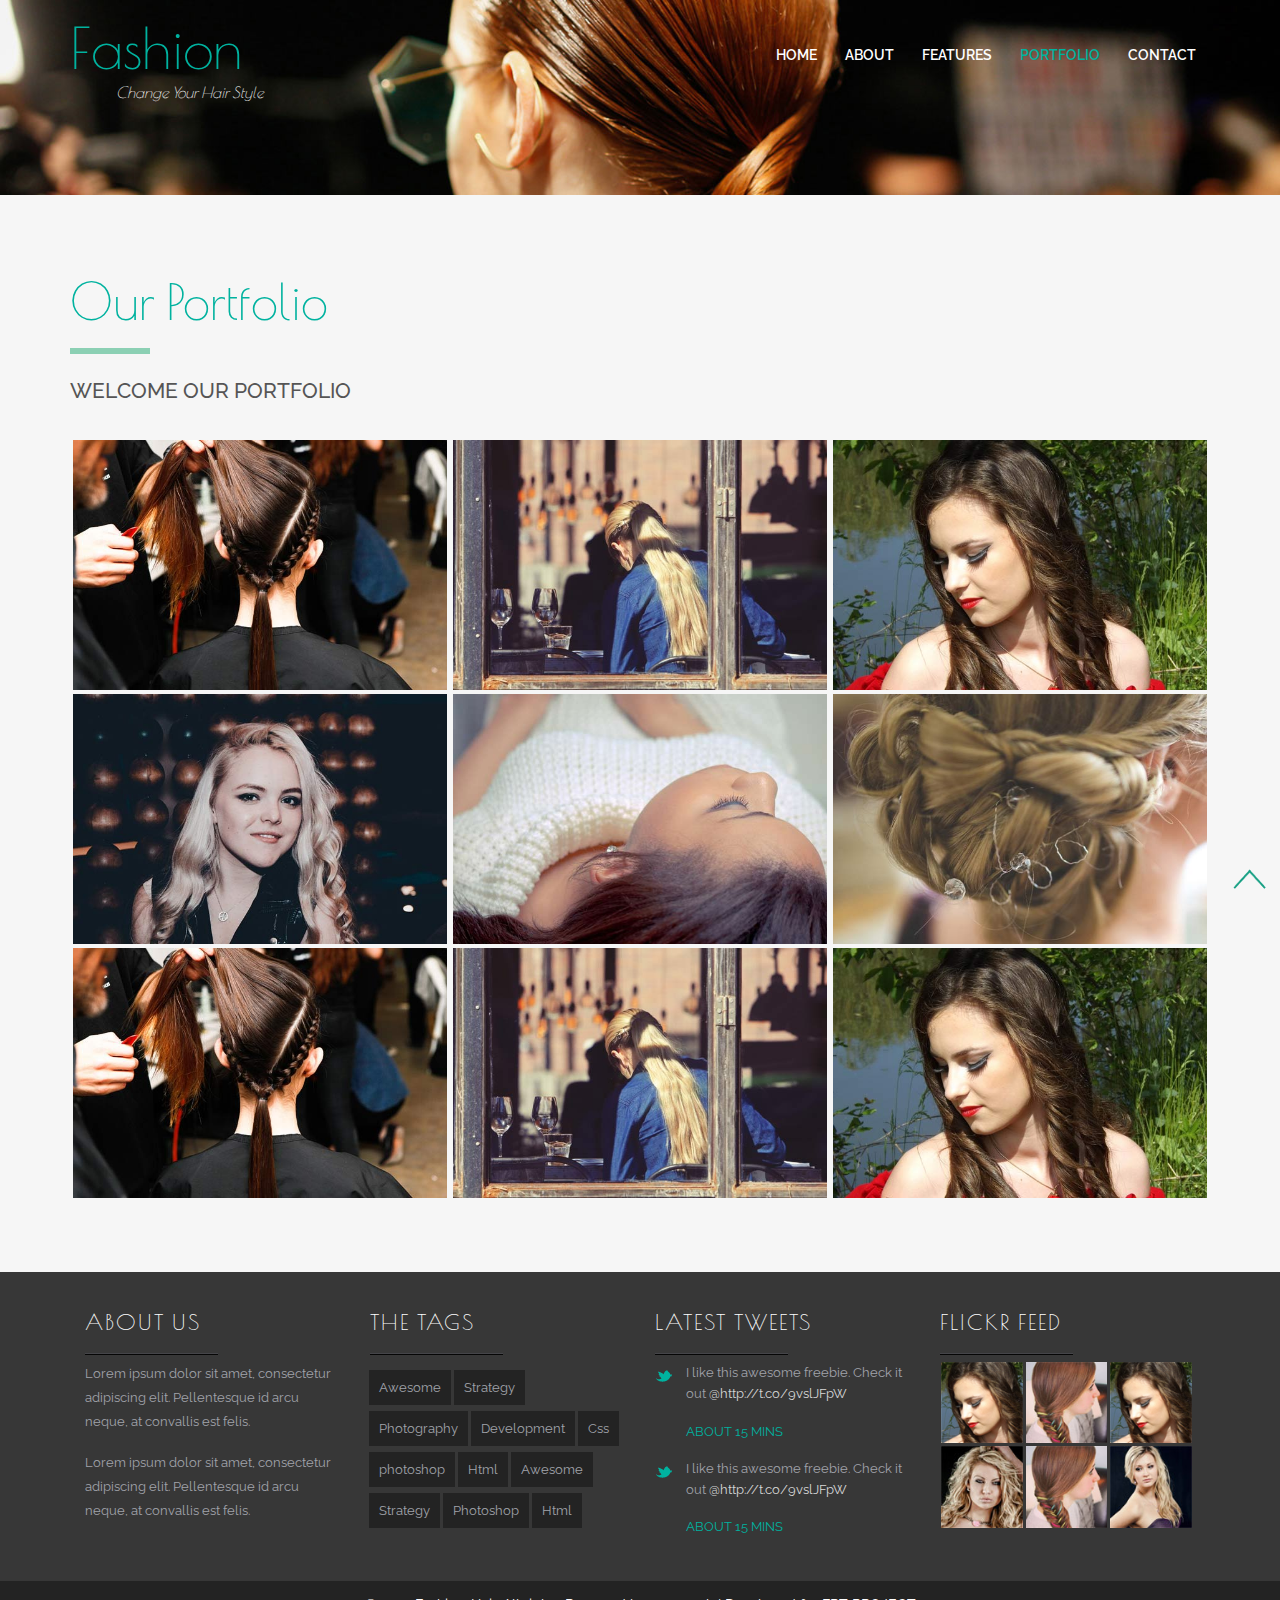
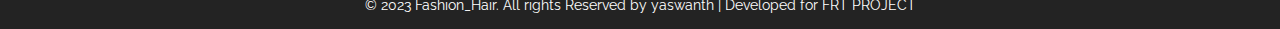
<file: portfolio.html>
<!DOCTYPE html>
<html>
<head>
<title>Fashion Hair a Fashion Category Flat Bootstrap Responsive Website Template| Portfolio :: w3layouts</title>
<link href="css/bootstrap.css" rel='stylesheet' type='text/css' />
<!-- jQuery (Bootstrap's JavaScript plugins) -->
<script src="js/jquery.min.js"></script>
<script src="js/bootstrap.min.js"></script>
<!-- Custom Theme files -->
<link href="css/style.css" rel="stylesheet" type="text/css" media="all" />
<!-- Custom Theme files -->
<meta name="viewport" content="width=device-width, initial-scale=1">
<meta http-equiv="Content-Type" content="text/html; charset=utf-8" />
<meta name="keywords" content="Fashion Hair Responsive web template, Bootstrap Web Templates, Flat Web Templates, Andriod Compatible web template, 
Smartphone Compatible web template, free webdesigns for Nokia, Samsung, LG, SonyErricsson, Motorola web design" />
<script type="application/x-javascript"> addEventListener("load", function() { setTimeout(hideURLbar, 0); }, false); function hideURLbar(){ window.scrollTo(0,1); } </script>
<!--webfont-->
<link href='http://fonts.googleapis.com/css?family=Poiret+One|Lily+Script+One|Raleway:400,300,500,600,200,700' rel='stylesheet' type='text/css'>
<!--webfont-->
<!-- dropdown -->
<script src="js/jquery.easydropdown.js"></script>
<link href="css/nav.css" rel="stylesheet" type="text/css" media="all"/>
<script src="js/modernizr.custom.js"></script>
</head>
<body>
<div class="banner-bg two" id="home">	
	  <div class="container">
			 <div class="header">
			     <div class="logo">
						<a href="index.html"><h1>Fashion</h1><span>Change Your Hair Style<span></a>
				</div>
						 
				  <div class="top-nav">										 
						<label class="mobile_menu" for="mobile_menu">
						<span>Menu</span>
						</label>
						<input id="mobile_menu" type="checkbox">
					   <ul class="nav">
						<li><a href="index.html">Home</a></li>
						<li><a href="about.html">ABOUT</a></li>
						 <li class="dropdown1"><a href="typography.html">Features</a>
							 <ul class="dropdown2">
									<li><a href="404.html">Events</a></li>
									<li><a href="404.html">Shortcode</a></li>
									<li><a href="404.html">Blog</a></li>
									<li><a href="404.html">Pricing</a></li>
							  </ul>
						 </li> 
						 <li><a class="active" href="portfolio.html">Portfolio</a></li>   
						<li><a href="contact.html">CONTACT</a></li>
					  </ul>
				 </div>
				 <div class="clearfix"></div>
			</div>
		</div>
	</div>
	<!--start-portfolio-->
	<script src="js/jquery.chocolat.js"></script>
	<link rel="stylesheet" href="css/chocolat.css" type="text/css"/>
  <!-- Javascript calls -->
		<script type="text/javascript" charset="utf-8">
				$(function() {
					$('#portfolio a').Chocolat({overlayColor:'#000',leftImg:'images/leftw.gif',rightImg:'images/rightw.gif',closeImg:'images/closew.gif'});
				});
		</script>
	<div class="portfolio" id="portfolio">
		<div class="container">
		<h3 class="tittle">Our Portfolio</h3>
		<lable class="two"> </lable>
		<h3 class="sub-text">Welcome Our Portfolio</h3>
			<div class="gallery-bottom">
					<div class="col-md-4 gallery-left">
						<a href="images/g1.jpg">
							<img src="images/g1.jpg" alt="name" />
						</a>
					</div>
					<div class="col-md-4 gallery-left">
						<a href="images/g2.jpg">
							<img src="images/g2.jpg" alt="name" />
						</a>
					</div>
					<div class="col-md-4 gallery-left">
						<a href="images/g3.jpg">
							<img src="images/g3.jpg" alt="name" />
						</a>
					</div>
					<div class="col-md-4 gallery-left">
						<a href="images/g4.jpg">
							<img src="images/g4.jpg" alt="name" />
						</a>
					</div>
					<div class="col-md-4 gallery-left">
						<a href="images/g6.jpg">
							<img src="images/g6.jpg" alt="name" />
						</a>
					</div>
					<div class="col-md-4 gallery-left">
						<a href="images/g5.jpg">
							<img src="images/g5.jpg" alt="name" />
						</a>
					</div>
					<div class="col-md-4 gallery-left">
						<a href="images/g1.jpg">
							<img src="images/g1.jpg" alt="name" />
						</a>
					</div>
					<div class="col-md-4 gallery-left">
						<a href="images/g2.jpg">
							<img src="images/g2.jpg" alt="name" />
						</a>
					</div>
					<div class="col-md-4 gallery-left">
						<a href="images/g3.jpg">
							<img src="images/g3.jpg" alt="name" />
						</a>
					</div>
					<div class="clearfix"></div>
			</div>
		</div>
	</div>	
	<!--//portfolio-->
	<!--/start-footer-section-->
			<div class="footer-section">
				<div class="container">
					<div class="footer-grids wow bounceIn animated" data-wow-delay="0.4s">
						<div class="col-md-3 footer-grid">
						<h4>About Us</h4>
						<div class="border2"></div>
						  <p>Lorem ipsum dolor sit amet, consectetur adipiscing elit. Pellentesque id arcu neque, at convallis est felis.</p>
						  <p class="sub">Lorem ipsum dolor sit amet, consectetur adipiscing elit. Pellentesque id arcu neque, at convallis est felis.</p>
						</div>
						<div class="col-md-3 footer-grid tags">
								<h4>the tags</h4>
								<div class="border2"></div>
							<ul class="tag">
								<li><a href="#">Awesome</a></li>
								<li><a href="#">Strategy</a></li>
								<li><a href="#">Photography</a></li>
								<li><a href="#">Development</a></li>
								<li><a href="#">Css</a></li>
								<li><a href="#">photoshop</a></li>
								<li><a href="#">Html</a></li>
								<li><a href="#">Awesome</a></li>
								<li><a href="#">Strategy</a></li>
								<li><a href="#">Photoshop</a></li>
								<li><a href="#">Html</a></li>
							</ul>
						</div>
						<div class="col-md-3 footer-grid tweet">
								<h4>latest tweets</h4>
								<div class="border2"></div>
								<div class="icon-3-square">
										<a href="#"><i class="square-3"></i></a>
									</div>
							<div class="icon-text">
								<p>I like this awesome freebie. Check it out<a href="#"> @http://t.co/9vslJFpW </a></p>
								<h5>About 15 mins</h5>
							</div>
								<div class="clearfix"></div>
								<div class="icon-3-square">
										<a href="#"><i class="square-3"></i></a>
								</div>
								<div class="icon-text">
								    <p>I like this awesome freebie. Check it out<a href="#"> @http://t.co/9vslJFpW </a></p>
									<h5>About 15 mins</h5>
								</div>
								<div class="clearfix"></div>
						</div>
						<div class="col-md-3 footer-grid flickr">
								<h4>flickr feed</h4>
								<div class="border2"></div>
								<div class="flickr-grids">
										<div class="flickr-grid">
											<a href="#"><img src="images/f1.jpg" alt=" " title="team" /></a>
										</div>
										<div class="flickr-grid">
											<a href="#"><img src="images/f2.jpg" alt=" " title="team" /></a>
										</div>
										<div class="flickr-grid">
											<a href="#"><img src="images/f1.jpg" alt=" " title="team" /></a>
										</div>
										<div class="clearfix"> </div>
										
										<div class="flickr-grid">
											<a href="#"><img src="images/f3.jpg" alt=" " title="team" /></a>
										</div>
										<div class="flickr-grid">
											<a href="#"><img src="images/f2.jpg" alt=" " title="team" /></a>
										</div>
										<div class="flickr-grid">
											<a href="#"><img src="images/f4.jpg" alt=" " title="team" /></a>
										</div>
								<div class="clearfix"> </div>
							</div>
						</div>
						<div class="clearfix"></div>
					</div>
			</div>
		</div>
	<!--//end-footer-section-->
			<!--/start-copyright-section-->
				<div class="copyright">
					<p>&copy; 2023 Fashion_Hair. All rights  Reserved by yaswanth | Developed for FRT PROJECT </a></p>
				</div>
			<!--//end-copyright-section-->
					<!--start-smoth-scrolling-->
			<script type="text/javascript">
								jQuery(document).ready(function($) {
									$(".scroll").click(function(event){		
										event.preventDefault();
										$('html,body').animate({scrollTop:$(this.hash).offset().top},1000);
									});
								});
								</script>
							<!--start-smoth-scrolling-->
						<script type="text/javascript">
									$(document).ready(function() {
										/*
										var defaults = {
								  			containerID: 'toTop', // fading element id
											containerHoverID: 'toTopHover', // fading element hover id
											scrollSpeed: 1200,
											easingType: 'linear' 
								 		};
										*/
										
										$().UItoTop({ easingType: 'easeOutQuart' });
										
									});
								</script>
		<a href="#home" id="toTop" class="scroll" style="display: block;"> <span id="toTopHover" style="opacity: 1;"> </span></a>
</body>
</html>
</file>
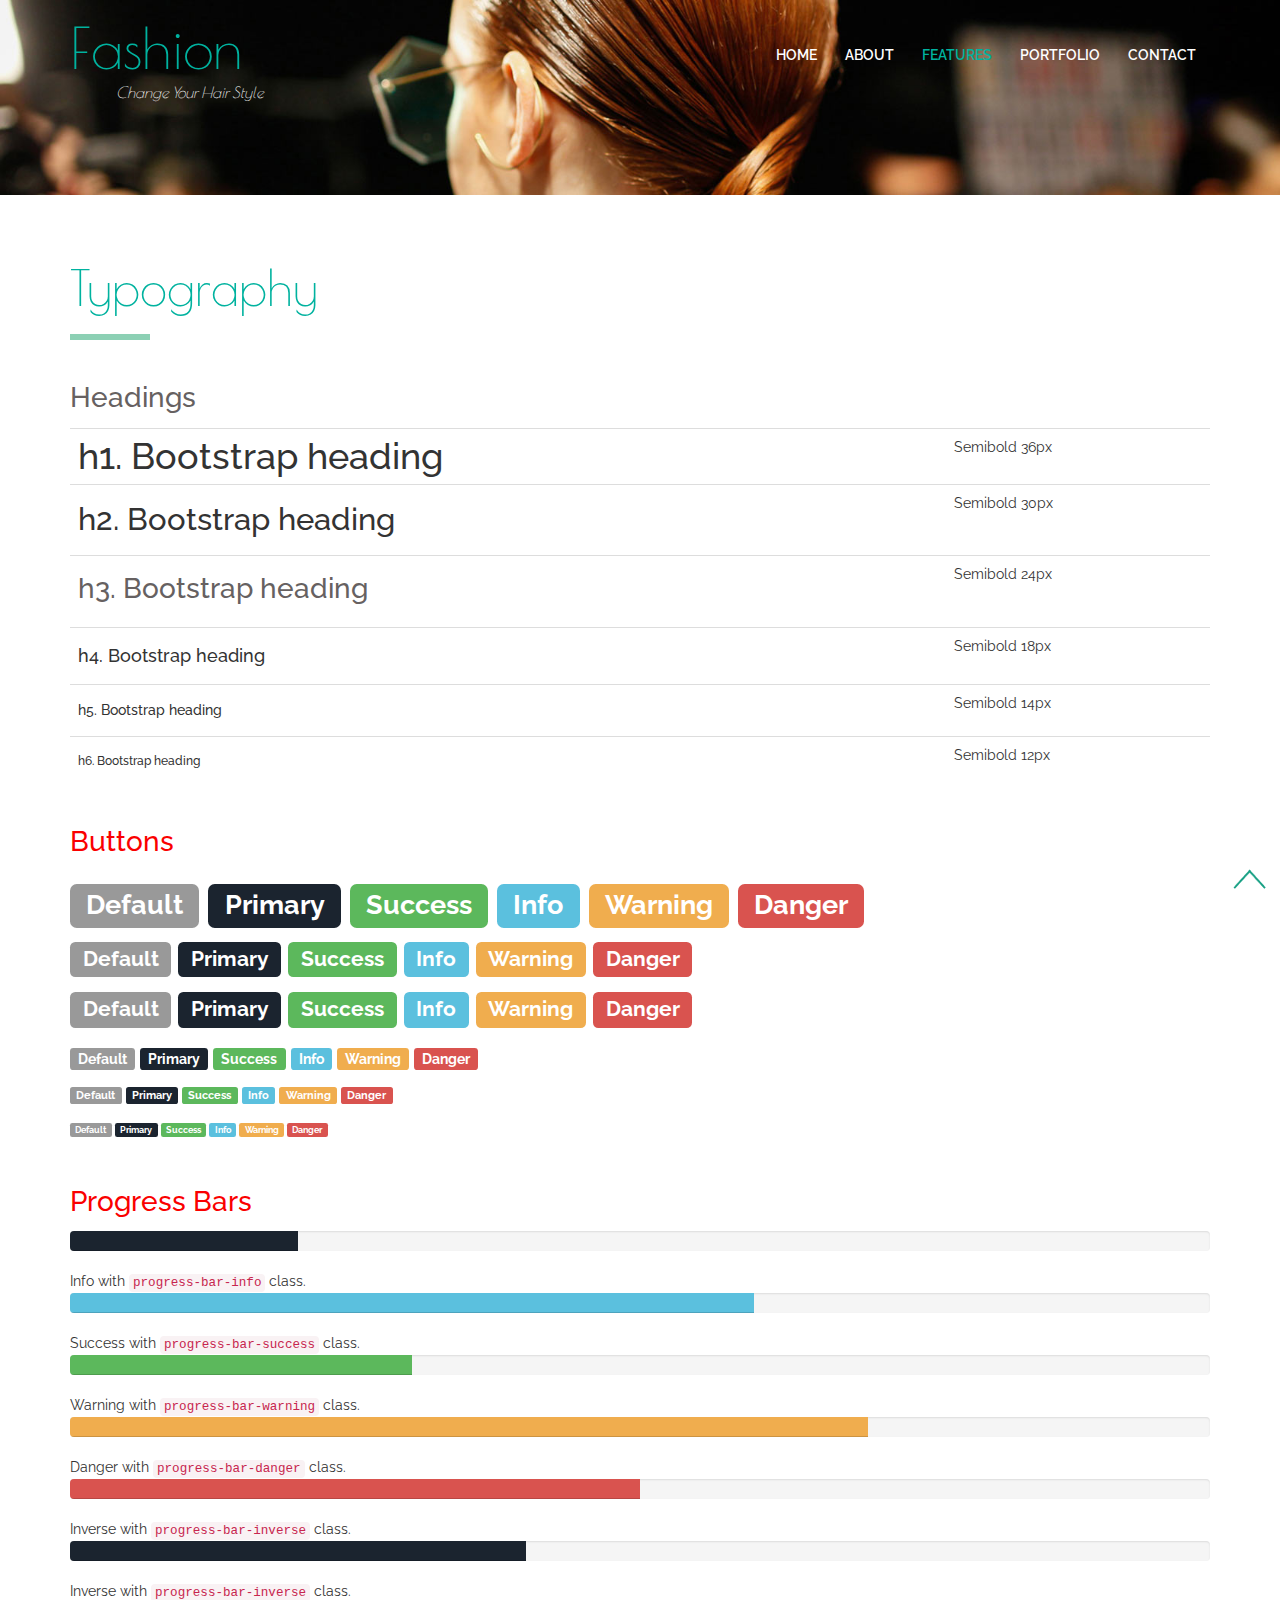
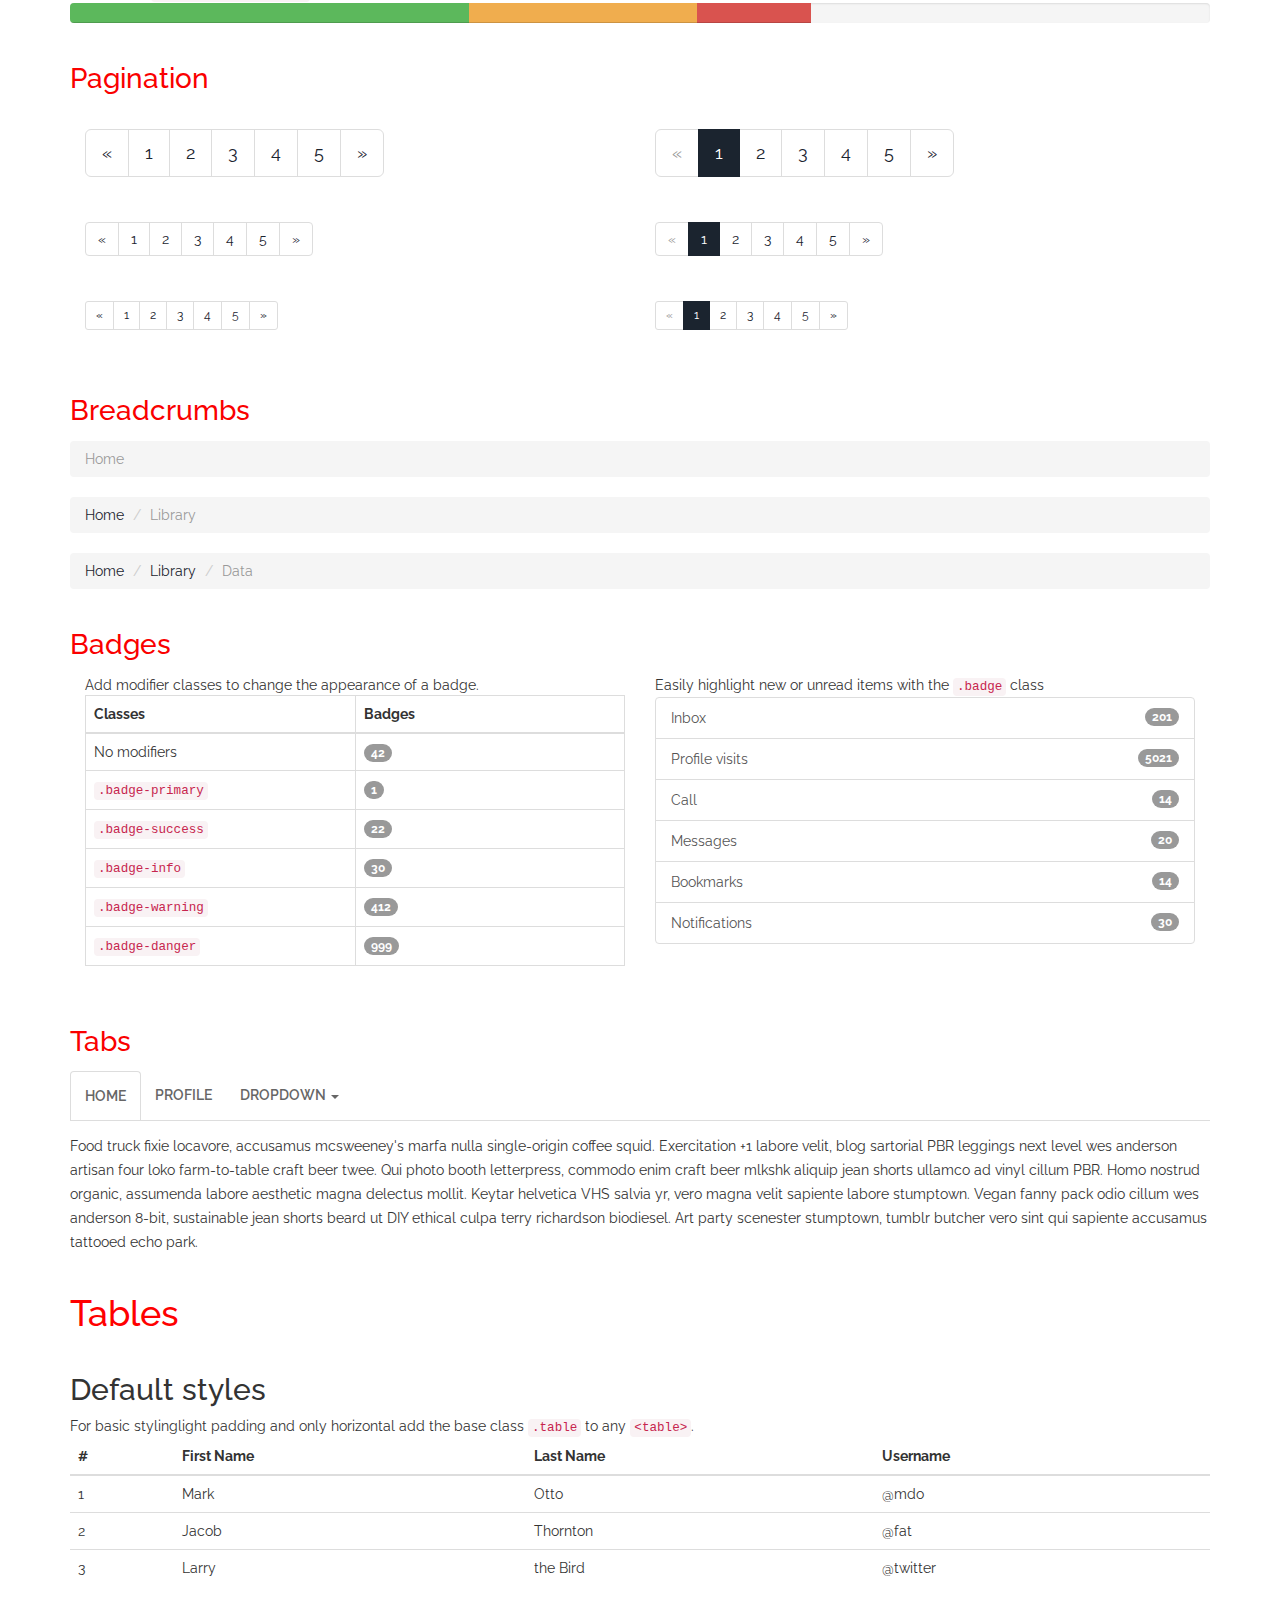
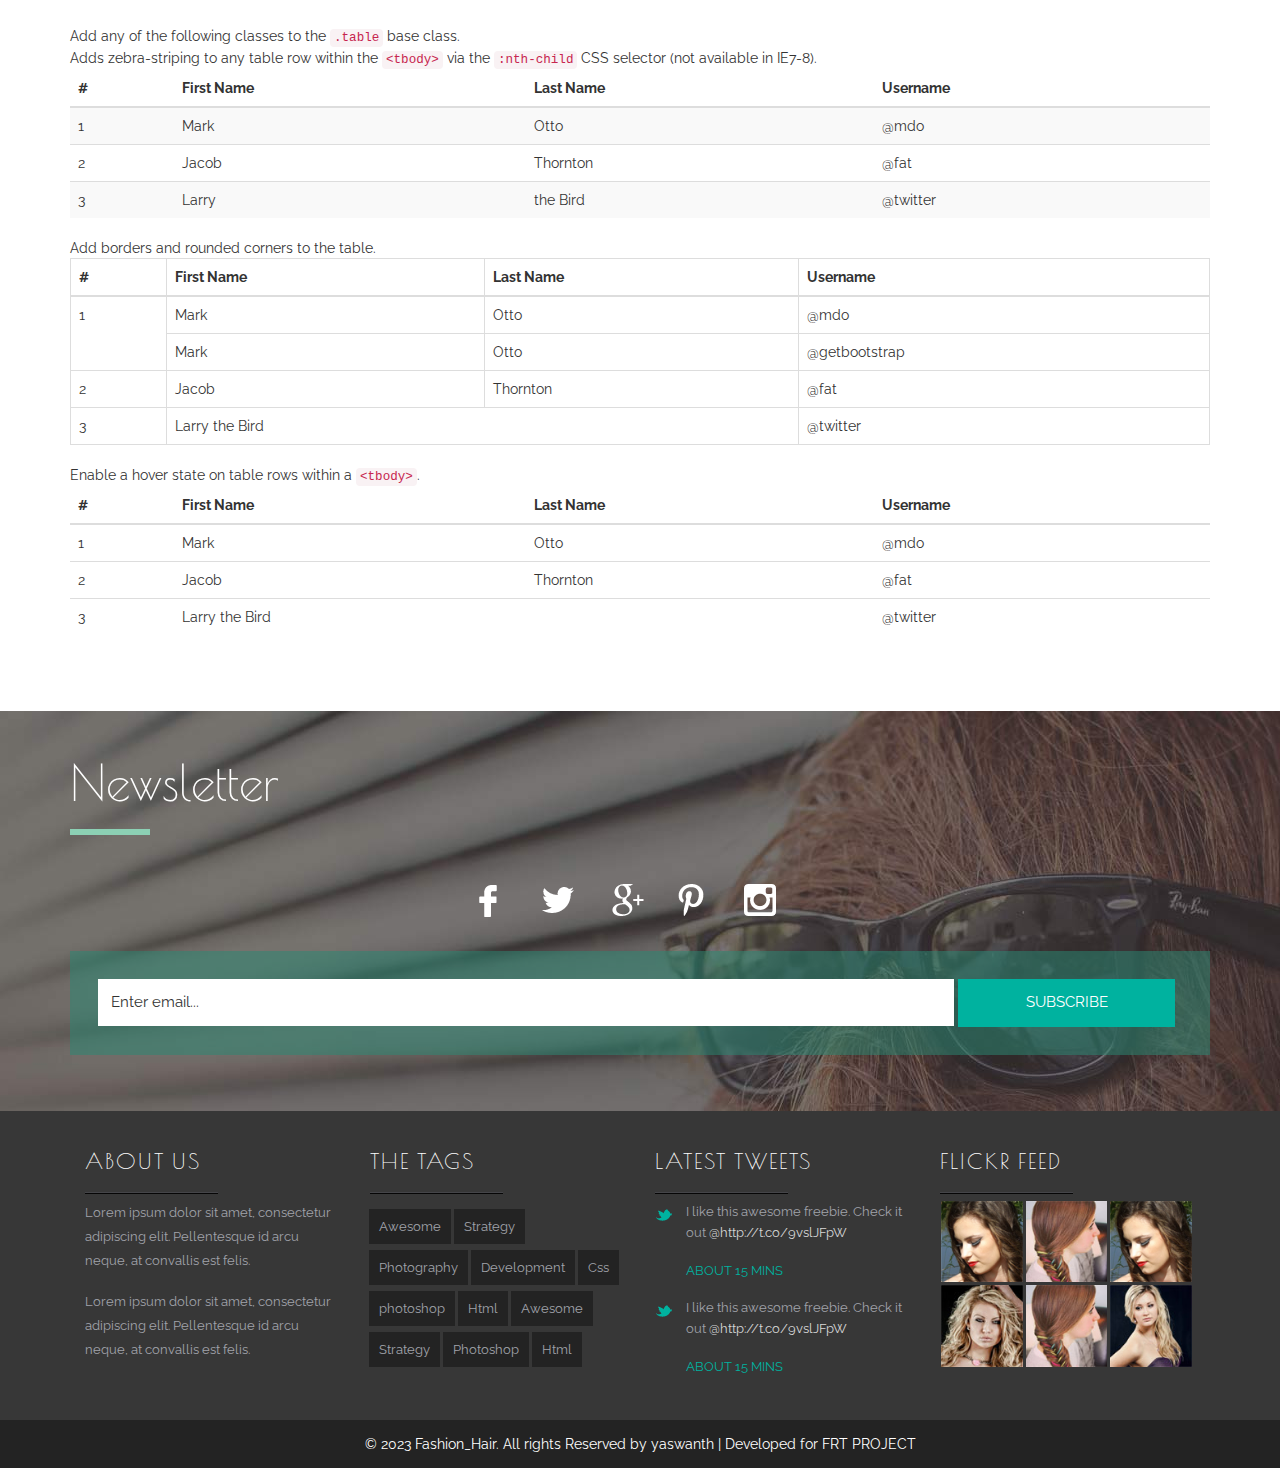
<file: typography.html>
<!DOCTYPE html>
<html>
<head>
<title>Fashion Hair a Fashion Category Flat Bootstrap Responsive Website Template| Typography :: w3layouts</title>
<link href="css/bootstrap.css" rel='stylesheet' type='text/css' />
<!-- jQuery (Bootstrap's JavaScript plugins) -->
<script src="js/jquery.min.js"></script>
<script src="js/bootstrap.min.js"></script>
<!-- Custom Theme files -->
<link href="css/style.css" rel="stylesheet" type="text/css" media="all" />
<!-- Custom Theme files -->
<meta name="viewport" content="width=device-width, initial-scale=1">
<meta http-equiv="Content-Type" content="text/html; charset=utf-8" />
<meta name="keywords" content="Fashion Hair Responsive web template, Bootstrap Web Templates, Flat Web Templates, Andriod Compatible web template, 
Smartphone Compatible web template, free webdesigns for Nokia, Samsung, LG, SonyErricsson, Motorola web design" />
<script type="application/x-javascript"> addEventListener("load", function() { setTimeout(hideURLbar, 0); }, false); function hideURLbar(){ window.scrollTo(0,1); } </script>
<!--webfont-->
<link href='http://fonts.googleapis.com/css?family=Poiret+One|Lily+Script+One|Raleway:400,300,500,600,200,700' rel='stylesheet' type='text/css'>
<!--webfont-->
<!-- dropdown -->
<script src="js/jquery.easydropdown.js"></script>
<link href="css/nav.css" rel="stylesheet" type="text/css" media="all"/>
<script src="js/modernizr.custom.js"></script>
</head>
<body>
  <div class="banner-bg two" id="home">
	  <div class="container">
			 <div class="header">
			     <div class="logo">
						<a href="index.html"><h1>Fashion</h1><span>Change Your Hair Style<span></a>
				</div>
						 
				  <div class="top-nav">										 
						<label class="mobile_menu" for="mobile_menu">
						<span>Menu</span>
						</label>
						<input id="mobile_menu" type="checkbox">
					   <ul class="nav">
						<li><a href="index.html">Home</a></li>
						<li><a href="about.html">ABOUT</a></li>
						 <li class="dropdown1"><a class="active" href="typography.html">Features</a>
							 <ul class="dropdown2">
									<li><a href="404.html">Events</a></li>
									<li><a href="404.html">Shortcode</a></li>
									<li><a href="404.html">Blog</a></li>
									<li><a href="404.html">Pricing</a></li>
							  </ul>
						 </li> 
						 <li><a href="portfolio.html">Portfolio</a></li>   
						<li><a href="contact.html">CONTACT</a></li>
					  </ul>
				 </div>
				 <div class="clearfix"></div>
			</div>
		</div>
	</div>
<!--typrography-starts--> 
<div class="typrography">
	<div class="container"> 
	   <h3 class="tittle">Typography</h3>
		<lable class="two"> </lable>
		<div class="grid_3 grid_4 first">
		     <h3>Headings</h3>
		     <div class="bs-example">
				 <table class="table">
				  <tbody>
					<tr>
					  <td><h1 id="h1.-bootstrap-heading">h1. Bootstrap heading<a class="anchorjs-link" href="#h1.-bootstrap-heading"><span class="anchorjs-icon"></span></a></h1></td>
					  <td class="type-info">Semibold 36px</td>
					</tr>
					<tr>
					  <td><h2 id="h2.-bootstrap-heading">h2. Bootstrap heading<a class="anchorjs-link" href="#h2.-bootstrap-heading"><span class="anchorjs-icon"></span></a></h2></td>
					  <td class="type-info">Semibold 30px</td>
					</tr>
					<tr>
					  <td><h3 id="h3.-bootstrap-heading">h3. Bootstrap heading<a class="anchorjs-link" href="#h3.-bootstrap-heading"><span class="anchorjs-icon"></span></a></h3></td>
					  <td class="type-info">Semibold 24px</td>
					</tr>
					<tr>
					  <td><h4 id="h4.-bootstrap-heading">h4. Bootstrap heading<a class="anchorjs-link" href="#h4.-bootstrap-heading"><span class="anchorjs-icon"></span></a></h4></td>
					  <td class="type-info">Semibold 18px</td>
					</tr>
					<tr>
					  <td><h5 id="h5.-bootstrap-heading">h5. Bootstrap heading<a class="anchorjs-link" href="#h5.-bootstrap-heading"><span class="anchorjs-icon"></span></a></h5></td>
					  <td class="type-info">Semibold 14px</td>
					</tr>
					<tr>
					  <td><h6>h6. Bootstrap heading</h6></td>
					  <td class="type-info">Semibold 12px</td>
					</tr>
				  </tbody>
				 </table>
			 </div>
	      </div>
		  
		 		  <div class="grid_3 grid_5">
			<h3>Buttons</h3>
			  <h1>
				<a href="#"><span class="label label-default">Default</span></a>
				<a href="#"><span class="label label-primary">Primary</span></a>
				<a href="#"><span class="label label-success">Success</span></a>
				<a href="#"><span class="label label-info">Info</span></a>
				<a href="#"><span class="label label-warning">Warning</span></a>
				<a href="#"><span class="label label-danger">Danger</span></a>
			  </h1>
			  <h2>
				<a href="#"><span class="label label-default">Default</span></a>
				<a href="#"><span class="label label-primary">Primary</span></a>
				<a href="#"><span class="label label-success">Success</span></a>
				<a href="#"><span class="label label-info">Info</span></a>
				<a href="#"><span class="label label-warning">Warning</span></a>
				<a href="#"><span class="label label-danger">Danger</span></a>
			  </h2>
			  <h3>
				<a href="#"><span class="label label-default">Default</span></a>
				<a href="#"><span class="label label-primary">Primary</span></a>
				<a href="#"><span class="label label-success">Success</span></a>
				<a href="#"><span class="label label-info">Info</span></a>
				<a href="#"><span class="label label-warning">Warning</span></a>
				<a href="#"><span class="label label-danger">Danger</span></a>
			  </h3>
			  <h4 class="typ1">
				<a href="#"><span class="label label-default">Default</span></a>
				<a href="#"><span class="label label-primary">Primary</span></a>
				<a href="#"><span class="label label-success">Success</span></a>
				<a href="#"><span class="label label-info">Info</span></a>
				<a href="#"><span class="label label-warning">Warning</span></a>
				<a href="#"><span class="label label-danger">Danger</span></a>
			  </h4>
			  <h5 class="typ1">
				<a href="#"><span class="label label-default">Default</span></a>
				<a href="#"><span class="label label-primary">Primary</span></a>
				<a href="#"><span class="label label-success">Success</span></a>
				<a href="#"><span class="label label-info">Info</span></a>
				<a href="#"><span class="label label-warning">Warning</span></a>
				<a href="#"><span class="label label-danger">Danger</span></a>
			  </h5>
			  <h6 class="typ1">
				<a href="#"><span class="label label-default">Default</span></a>
				<a href="#"><span class="label label-primary">Primary</span></a>
				<a href="#"><span class="label label-success">Success</span></a>
				<a href="#"><span class="label label-info">Info</span></a>
				<a href="#"><span class="label label-warning">Warning</span></a>
				<a href="#"><span class="label label-danger">Danger</span></a>
			  </h6>
	      </div>
			
		  <div class="grid_3 grid_5">
			 <h3>Progress Bars</h3>
			  <div class="tab-content">
				 <div class="tab-pane active" id="domprogress">
					 <div class="progress">    
					      <div class="progress-bar progress-bar-primary" style="width: 20%"></div>
					 </div>
					 <p>Info with <code>progress-bar-info</code> class.</p>
					 <div class="progress">    
						 <div class="progress-bar progress-bar-info" style="width: 60%"></div>
					 </div>
					 <p>Success with <code>progress-bar-success</code> class.</p>
					 <div class="progress">
						 <div class="progress-bar progress-bar-success" style="width: 30%"></div>
					 </div>
					 <p>Warning with <code>progress-bar-warning</code> class.</p>
					 <div class="progress">
						 <div class="progress-bar progress-bar-warning" style="width: 70%"></div>
					 </div>
					 <p>Danger with <code>progress-bar-danger</code> class.</p>
					 <div class="progress">
						 <div class="progress-bar progress-bar-danger" style="width: 50%"></div>
					 </div>
					 <p>Inverse with <code>progress-bar-inverse</code> class.</p>
					 <div class="progress">
						 <div class="progress-bar progress-bar-inverse" style="width: 40%"></div>
					 </div>
					 <p>Inverse with <code>progress-bar-inverse</code> class.</p>
					 <div class="progress">
						 <div class="progress-bar progress-bar-success" style="width: 35%"><span class="sr-only">35% Complete (success)</span></div>
						 <div class="progress-bar progress-bar-warning" style="width: 20%"><span class="sr-only">20% Complete (warning)</span></div>
						 <div class="progress-bar progress-bar-danger" style="width: 10%"><span class="sr-only">10% Complete (danger)</span></div>
					 </div>
				   </div>
			   </div>
		   </div>
		   
		   <div class="grid_3 grid_5">
			 <h3>Pagination</h3>
			 <div class="col-md-6 page_nation">
				  <nav>
				  <ul class="pagination pagination-lg">
					<li><a href="#" aria-label="Previous"><span aria-hidden="true">«</span></a></li>
					<li><a href="#">1</a></li>
					<li><a href="#">2</a></li>
					<li><a href="#">3</a></li>
					<li><a href="#">4</a></li>
					<li><a href="#">5</a></li>
					<li><a href="#" aria-label="Next"><span aria-hidden="true">»</span></a></li>
				  </ul>
				  </nav>
				  <nav>
				  <ul class="pagination">
					<li><a href="#" aria-label="Previous"><span aria-hidden="true">«</span></a></li>
					<li><a href="#">1</a></li>
					<li><a href="#">2</a></li>
					<li><a href="#">3</a></li>
					<li><a href="#">4</a></li>
					<li><a href="#">5</a></li>
					<li><a href="#" aria-label="Next"><span aria-hidden="true">»</span></a></li>
				  </ul>
				 </nav>
				 <nav>
				   <ul class="pagination pagination-sm">
					<li><a href="#" aria-label="Previous"><span aria-hidden="true">«</span></a></li>
					<li><a href="#">1</a></li>
					<li><a href="#">2</a></li>
					<li><a href="#">3</a></li>
					<li><a href="#">4</a></li>
					<li><a href="#">5</a></li>
					<li><a href="#" aria-label="Next"><span aria-hidden="true">»</span></a></li>
				  </ul>
				 </nav>				 
			 </div>
			 <div class="col-md-6">
					<ul class="pagination pagination-lg">
									<li class="disabled"><a href="#"><span aria-hidden="true">«</span></i></a></li>
									<li class="active"><a href="#">1</a></li>
									<li><a href="#">2</a></li>
									<li><a href="#">3</a></li>
									<li><a href="#">4</a></li>
									<li><a href="#">5</a></li>
									<li><a href="#" aria-label="Next"><span aria-hidden="true">»</span></a></li>
								</ul>
				<nav>
				  <ul class="pagination">
					<li class="disabled"><a href="#" aria-label="Previous"><span aria-hidden="true">«</span></a></li>
					<li class="active"><a href="#">1 <span class="sr-only">(current)</span></a></li>
					<li><a href="#">2</a></li>
					<li><a href="#">3</a></li>
					<li><a href="#">4</a></li>
					<li><a href="#">5</a></li>
					<li><a href="#" aria-label="Next"><span aria-hidden="true">»</span></a></li>
				 </ul>
			   </nav>
				 <ul class="pagination pagination-sm">
					<li class="disabled"><a href="#"><span aria-hidden="true">«</span></i></a></li>
					<li class="active"><a href="#">1</a></li>
					<li><a href="#">2</a></li>
					<li><a href="#">3</a></li>
					<li><a href="#">4</a></li>
					<li><a href="#">5</a></li>
					<li><a href="#" aria-label="Next"><span aria-hidden="true">»</span></a></li>
				</ul>
				</div>
			   <div class="clearfix"> </div>
		 </div>
		 <div class="grid_3 grid_5">
			 <h3>Breadcrumbs</h3>
			   <ol class="breadcrumb">
			  <li class="active">Home</li>
			</ol>
			<ol class="breadcrumb">
			  <li><a href="#">Home</a></li>
			  <li class="active">Library</li>
			</ol>
			<ol class="breadcrumb">
			  <li><a href="#">Home</a></li>
			  <li><a href="#">Library</a></li>
			  <li class="active">Data</li>
			</ol>
		 </div>
	   <div class="grid_3 grid_5">
			 <h3>Badges</h3>
				<div class="col-md-6 badges-Info1">
					<p>Add modifier classes to change the appearance of a badge.</p>
					  <table class="table table-bordered">
						<thead>
							<tr>
								<th width="50%">Classes</th>
								<th width="50%">Badges</th>
							</tr>
						</thead>
						<tbody>
							<tr>
								<td>No modifiers</td>
								<td><span class="badge">42</span></td>
							</tr>
							<tr>
								<td><code>.badge-primary</code></td>
								<td><span class="badge badge-primary">1</span></td>
							</tr>
							<tr>
								<td><code>.badge-success</code></td>
								<td><span class="badge badge-success">22</span></td>
							</tr>
							<tr>
								<td><code>.badge-info</code></td>
								<td><span class="badge badge-info">30</span></td>
							</tr>
							<tr>
								<td><code>.badge-warning</code></td>
								<td><span class="badge badge-warning">412</span></td>
							</tr>
							<tr>
								<td><code>.badge-danger</code></td>
								<td><span class="badge badge-danger">999</span></td>
							</tr>
						</tbody>
					  </table>                    
				</div>
				<div class="col-md-6">
				  <p>Easily highlight new or unread items with the <code>.badge</code> class</p>
					<div class="list-group list-group-alternate"> 
						<a href="#" class="list-group-item"><span class="badge">201</span> <i class="ti ti-email"></i> Inbox </a> 
						<a href="#" class="list-group-item"><span class="badge badge-primary">5021</span> <i class="ti ti-eye"></i> Profile visits </a> 
						<a href="#" class="list-group-item"><span class="badge">14</span> <i class="ti ti-headphone-alt"></i> Call </a> 
						<a href="#" class="list-group-item"><span class="badge">20</span> <i class="ti ti-comments"></i> Messages </a> 
						<a href="#" class="list-group-item"><span class="badge badge-warning">14</span> <i class="ti ti-bookmark"></i> Bookmarks </a> 
						<a href="#" class="list-group-item"><span class="badge badge-danger">30</span> <i class="ti ti-bell"></i> Notifications </a> 
					</div>
			   </div>
			   <div class="clearfix"> </div>
			 </div>
			 <div class="grid_3 grid_5">
				 <h3>Tabs</h3>
				   <div class="bs-example bs-example-tabs" role="tabpanel" data-example-id="togglable-tabs">
			<ul id="myTab" class="nav nav-tabs" role="tablist">
			  <li role="presentation" class="active"><a href="#home" id="home-tab" role="tab" data-toggle="tab" aria-controls="home" aria-expanded="true">Home</a></li>
			  <li role="presentation" class=""><a href="#profile" role="tab" id="profile-tab" data-toggle="tab" aria-controls="profile" aria-expanded="false">Profile</a></li>
			  <li role="presentation" class="dropdown">
				<a href="#" id="myTabDrop1" class="dropdown-toggle" data-toggle="dropdown" aria-controls="myTabDrop1-contents" aria-expanded="false">Dropdown <span class="caret"></span></a>
				<ul class="dropdown-menu" role="menu" aria-labelledby="myTabDrop1" id="myTabDrop1-contents">
				  <li><a href="#dropdown1" tabindex="-1" role="tab" id="dropdown1-tab" data-toggle="tab" aria-controls="dropdown1">@fat</a></li>
				  <li><a href="#dropdown2" tabindex="-1" role="tab" id="dropdown2-tab" data-toggle="tab" aria-controls="dropdown2">@mdo</a></li>
				</ul>
			  </li>
			</ul>
			<div id="myTabContent" class="tab-content">
			  <div role="tabpanel" class="tab-pane fade" id="home" aria-labelledby="home-tab">
				<p>Raw denim you probably haven't heard of them jean shorts Austin. Nesciunt tofu stumptown aliqua, retro synth master cleanse. Mustache cliche tempor, williamsburg carles vegan helvetica. Reprehenderit butcher retro keffiyeh dreamcatcher synth. Cosby sweater eu banh mi, qui irure terry richardson ex squid. Aliquip placeat salvia cillum iphone. Seitan aliquip quis cardigan american apparel, butcher voluptate nisi qui.</p>
			  </div>
			  <div role="tabpanel" class="tab-pane fade active in" id="profile" aria-labelledby="profile-tab">
				<p>Food truck fixie locavore, accusamus mcsweeney's marfa nulla single-origin coffee squid. Exercitation +1 labore velit, blog sartorial PBR leggings next level wes anderson artisan four loko farm-to-table craft beer twee. Qui photo booth letterpress, commodo enim craft beer mlkshk aliquip jean shorts ullamco ad vinyl cillum PBR. Homo nostrud organic, assumenda labore aesthetic magna delectus mollit. Keytar helvetica VHS salvia yr, vero magna velit sapiente labore stumptown. Vegan fanny pack odio cillum wes anderson 8-bit, sustainable jean shorts beard ut DIY ethical culpa terry richardson biodiesel. Art party scenester stumptown, tumblr butcher vero sint qui sapiente accusamus tattooed echo park.</p>
			  </div>
			  <div role="tabpanel" class="tab-pane fade" id="dropdown1" aria-labelledby="dropdown1-tab">
				<p>Etsy mixtape wayfarers, ethical wes anderson tofu before they sold out mcsweeney's organic lomo retro fanny pack lo-fi farm-to-table readymade. Messenger bag gentrify pitchfork tattooed craft beer, iphone skateboard locavore carles etsy salvia banksy hoodie helvetica. DIY synth PBR banksy irony. Leggings gentrify squid 8-bit cred pitchfork. Williamsburg banh mi whatever gluten-free, carles pitchfork biodiesel fixie etsy retro mlkshk vice blog. Scenester cred you probably haven't heard of them, vinyl craft beer blog stumptown. Pitchfork sustainable tofu synth chambray yr.</p>
			  </div>
			  <div role="tabpanel" class="tab-pane fade" id="dropdown2" aria-labelledby="dropdown2-tab">
				<p>Trust fund seitan letterpress, keytar raw denim keffiyeh etsy art party before they sold out master cleanse gluten-free squid scenester freegan cosby sweater. Fanny pack portland seitan DIY, art party locavore wolf cliche high life echo park Austin. Cred vinyl keffiyeh DIY salvia PBR, banh mi before they sold out farm-to-table VHS viral locavore cosby sweater. Lomo wolf viral, mustache readymade thundercats keffiyeh craft beer marfa ethical. Wolf salvia freegan, sartorial keffiyeh echo park vegan.</p>
			  </div>
			</div>
		   </div>
		  </div>

			 		  <section id="tables">
          <div class="page-header">
            <h1>Tables</h1>
          </div>

          <h2>Default styles</h2>
          <p>For basic stylinglight padding and only horizontal add the base class <code>.table</code> to any <code>&lt;table&gt;</code>.</p>
          <div class="bs-docs-example">
            <table class="table">
              <thead>
                <tr>
                  <th>#</th>
                  <th>First Name</th>
                  <th>Last Name</th>
                  <th>Username</th>
                </tr>
              </thead>
              <tbody>
                <tr>
                  <td>1</td>
                  <td>Mark</td>
                  <td>Otto</td>
                  <td>@mdo</td>
                </tr>
                <tr>
                  <td>2</td>
                  <td>Jacob</td>
                  <td>Thornton</td>
                  <td>@fat</td>
                </tr>
                <tr>
                  <td>3</td>
                  <td>Larry</td>
                  <td>the Bird</td>
                  <td>@twitter</td>
                </tr>
              </tbody>
            </table>
          </div>
	<hr class="bs-docs-separator">
          <p>Add any of the following classes to the <code>.table</code> base class.</p>
          <p>Adds zebra-striping to any table row within the <code>&lt;tbody&gt;</code> via the <code>:nth-child</code> CSS selector (not available in IE7-8).</p>
          <div class="bs-docs-example">
            <table class="table table-striped">
              <thead>
                <tr>
                  <th>#</th>
                  <th>First Name</th>
                  <th>Last Name</th>
                  <th>Username</th>
                </tr>
              </thead>
              <tbody>
                <tr>
                  <td>1</td>
                  <td>Mark</td>
                  <td>Otto</td>
                  <td>@mdo</td>
                </tr>
                <tr>
                  <td>2</td>
                  <td>Jacob</td>
                  <td>Thornton</td>
                  <td>@fat</td>
                </tr>
                <tr>
                  <td>3</td>
                  <td>Larry</td>
                  <td>the Bird</td>
                  <td>@twitter</td>
                </tr>
              </tbody>
            </table>
          </div>
          <p>Add borders and rounded corners to the table.</p>
          <div class="bs-docs-example">
            <table class="table table-bordered">
              <thead>
                <tr>
                  <th>#</th>
                  <th>First Name</th>
                  <th>Last Name</th>
                  <th>Username</th>
                </tr>
              </thead>
              <tbody>
                <tr>
                  <td rowspan="2">1</td>
                  <td>Mark</td>
                  <td>Otto</td>
                  <td>@mdo</td>
                </tr>
                <tr>
                  <td>Mark</td>
                  <td>Otto</td>
                  <td>@getbootstrap</td>
                </tr>
                <tr>
                  <td>2</td>
                  <td>Jacob</td>
                  <td>Thornton</td>
                  <td>@fat</td>
                </tr>
                <tr>
                  <td>3</td>
                  <td colspan="2">Larry the Bird</td>
                  <td>@twitter</td>
                </tr>
              </tbody>
            </table>
          </div>
          <p>Enable a hover state on table rows within a <code>&lt;tbody&gt;</code>.</p>
          <div class="bs-docs-example">
            <table class="table table-hover">
              <thead>
                <tr>
                  <th>#</th>
                  <th>First Name</th>
                  <th>Last Name</th>
                  <th>Username</th>
                </tr>
              </thead>
              <tbody>
                <tr>
                  <td>1</td>
                  <td>Mark</td>
                  <td>Otto</td>
                  <td>@mdo</td>
                </tr>
                <tr>
                  <td>2</td>
                  <td>Jacob</td>
                  <td>Thornton</td>
                  <td>@fat</td>
                </tr>
                <tr>
                  <td>3</td>
                  <td colspan="2">Larry the Bird</td>
                  <td>@twitter</td>
                </tr>
              </tbody>
            </table>
          </div>
</div>
	</div>  
<!--typography-ends-->   		    
<!--contact-->
		<div class="newsletter">
			<div class="container">
			 <h3 class="tittle two">Newsletter</h3>
			 <lable class="two"> </lable>
				<div class="newslatter">
					<ul class="f-icons">
					<li><a href="#" class="facebook"> </a></li>
				    <li><a href="#" class="twitter"> </a></li>
					<li><a href="#" class="gg"> </a></li>
					<li><a href="#" class="p"> </a></li>
					<li><a href="#" class="ins"> </a></li>
					</ul>
							<div class="clearfix"></div>
							<div class="support">
							   <input type="text" class="text" value="Enter email..." onfocus="this.value = '';" onblur="if (this.value == 'Enter email...') {this.value = 'Enter email...';}">
							   <input type="submit" value="SUBSCRIBE" class="botton">
							</div>

				   </div>
	        </div>
	    </div>

	<!--/start-footer-section-->
			<div class="footer-section">
				<div class="container">
					<div class="footer-grids wow bounceIn animated" data-wow-delay="0.4s">
						<div class="col-md-3 footer-grid">
						<h4>About Us</h4>
						<div class="border2"></div>
						  <p>Lorem ipsum dolor sit amet, consectetur adipiscing elit. Pellentesque id arcu neque, at convallis est felis.</p>
						  <p class="sub">Lorem ipsum dolor sit amet, consectetur adipiscing elit. Pellentesque id arcu neque, at convallis est felis.</p>
						</div>
						<div class="col-md-3 footer-grid tags">
								<h4>the tags</h4>
								<div class="border2"></div>
							<ul class="tag">
								<li><a href="#">Awesome</a></li>
								<li><a href="#">Strategy</a></li>
								<li><a href="#">Photography</a></li>
								<li><a href="#">Development</a></li>
								<li><a href="#">Css</a></li>
								<li><a href="#">photoshop</a></li>
								<li><a href="#">Html</a></li>
								<li><a href="#">Awesome</a></li>
								<li><a href="#">Strategy</a></li>
								<li><a href="#">Photoshop</a></li>
								<li><a href="#">Html</a></li>
							</ul>
						</div>
						<div class="col-md-3 footer-grid tweet">
								<h4>latest tweets</h4>
								<div class="border2"></div>
								<div class="icon-3-square">
										<a href="#"><i class="square-3"></i></a>
									</div>
							<div class="icon-text">
								<p>I like this awesome freebie. Check it out<a href="#"> @http://t.co/9vslJFpW </a></p>
								<h5>About 15 mins</h5>
							</div>
								<div class="clearfix"></div>
								<div class="icon-3-square">
										<a href="#"><i class="square-3"></i></a>
								</div>
								<div class="icon-text">
								    <p>I like this awesome freebie. Check it out<a href="#"> @http://t.co/9vslJFpW </a></p>
									<h5>About 15 mins</h5>
								</div>
								<div class="clearfix"></div>
						</div>
						<div class="col-md-3 footer-grid flickr">
								<h4>flickr feed</h4>
								<div class="border2"></div>
								<div class="flickr-grids">
										<div class="flickr-grid">
											<a href="#"><img src="images/f1.jpg" alt=" " title="team" /></a>
										</div>
										<div class="flickr-grid">
											<a href="#"><img src="images/f2.jpg" alt=" " title="team" /></a>
										</div>
										<div class="flickr-grid">
											<a href="#"><img src="images/f1.jpg" alt=" " title="team" /></a>
										</div>
										<div class="clearfix"> </div>
										
										<div class="flickr-grid">
											<a href="#"><img src="images/f3.jpg" alt=" " title="team" /></a>
										</div>
										<div class="flickr-grid">
											<a href="#"><img src="images/f2.jpg" alt=" " title="team" /></a>
										</div>
										<div class="flickr-grid">
											<a href="#"><img src="images/f4.jpg" alt=" " title="team" /></a>
										</div>
								<div class="clearfix"> </div>
							</div>
						</div>
						<div class="clearfix"></div>
					</div>
			</div>
		</div>
	<!--//end-footer-section-->
			<!--/start-copyright-section-->
				<div class="copyright">
					<p>&copy; 2023 Fashion_Hair. All rights  Reserved by yaswanth | Developed for FRT PROJECT </a></p>
				</div>
			<!--//end-copyright-section-->
			<!--start-smooth-scrolling-->
			<script type="text/javascript">
								jQuery(document).ready(function($) {
									$(".scroll").click(function(event){		
										event.preventDefault();
										$('html,body').animate({scrollTop:$(this.hash).offset().top},1000);
									});
								});
								</script>
							<!--start-smooth-scrolling-->
						<script type="text/javascript">
									$(document).ready(function() {
										/*
										var defaults = {
								  			containerID: 'toTop', // fading element id
											containerHoverID: 'toTopHover', // fading element hover id
											scrollSpeed: 1200,
											easingType: 'linear' 
								 		};
										*/
										
										$().UItoTop({ easingType: 'easeOutQuart' });
										
									});
								</script>
		<a href="#home" id="toTop" class="scroll" style="display: block;"> <span id="toTopHover" style="opacity: 1;"> </span></a>
</body>
</html>
</file>
<file: css/style.css>
/*--
	Author: W3layouts
	Author URL: http://w3layouts.com
	License: Creative Commons Attribution 3.0 Unported
	License URL: http://creativecommons.org/licenses/by/3.0/
--*/
body{
	margin:0;
	padding:0;
	background:#fff;
	  font-family: 'Raleway', sans-serif;
 }
body a{
	text-decoration:none;
	transition:0.5s all;
	-webkit-transition:0.5s all;
	-moz-transition:0.5s all;
	-o-transition:0.5s all;
	-ms-transition:0.5s all;
}
h1,h2,h3,h4,h5,h6{
	margin:0;			   
}	
p{
	margin:0;
}
ul{
margin:0;
padding:0;
}
/*----*/
.logo {
  float: left;
}
.logo a{
	display:block;
}
.logo a h1 {
  font-size:4em;
  font-weight: 400;
  color: #00b29f;
font-family: 'Poiret One', cursive;
}
.logo a span {
  font-weight: 400;
  color: #fff;
  font-size: 1.1em;
  font-family: 'Poiret One', cursive;
  text-align: right;
  font-style: italic;
  margin: 0 0em 0 3em;
  
}
.banner-bg{
	background:url(../images/banner.jpg) no-repeat;
	background-size:cover;
	-webkit-background-size: cover;
-o-background-size: cover;
-ms-background-size: cover;
-moz-background-size: cover;
	  min-height: 900px;
	position:relative;
}
a.shop{
	display:inline-block;
	float:left;
	margin:9px 0 0 30px;
}
.dwn{
	position:absolute;
	bottom:12%;
	left:48%;
}
.top-nav {
  float: right;
  margin-top: 1.5em;
  position: relative;
}
.header{
	margin-top:1.3em;
}
.nav > li > a > img {
  max-width: none;
  width: 73%;
}
.top-nav{
	float:right;
	margin-top: 0px;
}
 /*--slide--*/
.banner-info {
  margin-top:20%;

}
.banner-info lable{
  width: 12%;
  height: 10px;
  background: #00b29f;
  display: inline-block;
}
.banner-info h3 {
 font-size: 4em;
  font-weight: 400;
  color: #fff;
  font-family: 'Poiret One', cursive;
}
.banner-info p {
 font-size: 1.1em;
  font-weight: 400;
  color: #fff;
  margin: 0.5em 0 0;
  width: 50%;
  line-height: 1.8em;
}
#slider2,
#slider3 {
  box-shadow: none;
  -moz-box-shadow: none;
  -webkit-box-shadow: none;
  margin: 0 auto;
}
.rslides_tabs li:first-child {
  margin-left: 0;
}
.rslides_tabs .rslides_here a {
  background: rgba(255,255,255,.1);
  color: #fff;
  font-weight: bold;
}
.errors {
  list-style: none;
}
.callbacks_container {
  position: relative;
  float: left;
  width: 100%;
}
.callbacks {
  position: relative;
  list-style: none;
  overflow: hidden;
  width: 100%;
  padding: 0;
  margin: 0;
}
.callbacks li {
  position: absolute;
  width: 100%;
}
.callbacks img {
  position: relative;
  z-index: 1;
  height: auto;
  border: 0;
}
.callbacks .caption {
	display: block;
	position: absolute;
	z-index: 2;
	font-size: 20px;
	text-shadow: none;
	color: #fff;
	left: 0;
	right: 0;
	padding: 10px 20px;
	margin: 0;
	max-width: none;
	top: 10%;
	text-align: center;
}
.callbacks_nav {
  	  position: absolute;
  -webkit-tap-highlight-color: rgba(0,0,0,0);
  top: 56%;
  left: 0;
  opacity: 0.7;
  z-index: 3;
  text-indent: -9999px;
  overflow: hidden;
  text-decoration: none;
  height: 80px;
  width: 40px;
  background: transparent url("../images/arrows.png") no-repeat left top;
  margin-top: 4%;
  display: none;
}
 .callbacks_nav:hover{
  	opacity: 0.5;
  }
.callbacks_nav.next {
  left: auto;
    background-position: right top;
   left: 624px;
 }
 .callbacks_nav.prev {
	right: auto;
	background-position:left top;
	  left:573px;
}
#slider3-pager a {
  display: inline-block;
}
#slider3-pager span{
  float: left;
}
#slider3-pager span{
	width:100px;
	height:15px;
	background:#fff;
	display:inline-block;
	border-radius:30em;
	opacity:0.6;
}
#slider3-pager .rslides_here a {
  background: #FFF;
  border-radius:30em;
  opacity:1;
}
#slider3-pager a {
  padding: 0;
}
#slider3-pager li{
	display:inline-block;
}
.rslides {
  position: relative;
  list-style: none;
  overflow: hidden;
  width: 100%;
  padding: 0;
}
.rslides li {
  -webkit-backface-visibility: hidden;
  position: absolute;
  display:none;
  width: 100%;
  left: 0;
  top: 0;
}
.rslides li{
  position: relative;
  display: block;
  float: left;
}
.rslides img {
  height: auto;
  border: 0;
  }
.callbacks_tabs{
  list-style: none;
  position: absolute;
  bottom: -9%;
  z-index: 999;
  left: -0.9%;
  padding: 0;
  margin: 0;
  display: block;
}
.slider-top span{
	font-weight:600;
}
.callbacks_tabs li{
  display: inline-block;
  margin: 0 .3em;
}
@media screen and (max-width: 600px) {
  .callbacks_nav {
    top: 47%;
    }
}
/*----*/
.callbacks_tabs a{
 visibility: hidden;
}
.callbacks_tabs a:after {
    content: "\f111";
  font-size: 0;
  font-family: FontAwesome;
  visibility: visible;
  display: block;
  height: 15px;
  width: 15px;
  display: inline-block;
  background:#fff;
  border:2px solid #fff;
}
.callbacks_here a:after{
  background:#fff;
  border:2px solid #00b29f;
}
/*--b-grids--*/
.banner-bottom-section {
  padding: 4em 0;
  background-color: #F6F6F6;
}
.b-grids-box h4 {
   color: #00b29f;
  font-size:2em;
  text-transform: uppercase;
}
.b-grids-box h5 {
   color: #555;
  font-size:1em;
  text-transform: uppercase;margin-top: 0.5em;
  font-weight:600;
}
.b-grids {
  border: 2px solid #8CD0B4;
  padding: 3.5em 2em;
  text-align: center;
  width: 274px;
  height: 274px;
  margin-right: 1%;
  background-color: #fff;
  border-radius: 50%;
  -webkit-border-radius: 50%;
  -moz-border-radius: 50%;
  -o-border-radius: 50%;
  position: relative;
 }
 .album-box h4{
 font-size: 2.5em;
  font-weight: 400;
 color: #8CD0B4;
  font-family: 'Poiret One', cursive;
}
 .album-box p {
  color: #555;
  font-size: 1em;
  line-height: 1.7em;
  margin: 0.5em 0 0 0;
}
.b-grids:hover{
 border: 2px solid #00b29f;
}
.b-grids:hover .b-grids-box h5,.b-grids:hover .b-grids-box h4  {
 color:#fff;
}
.banner-bottom-info {
  padding: 4em 0 1em 0;
}
.b-grids.lost{
  margin-right:0;
}
i.s1,i.s2,i.s3,i.s4 {
  width: 70px;
  height: 70px;
  position: absolute;
  top: -15%;
  left: 35%;
  background: #eee;
  border-radius: 50%;
  -webkit-border-radius: 50%;
  -moz-border-radius: 50%;
  -o-border-radius: 50%;
  -webkit-transition: all 0.3s ease-out;
	-moz-transition: all 0.3s ease-out;
	-ms-transition: all 0.3s ease-out;
	-o-transition: all 0.3s ease-out;
	transition: all 0.3s ease-out;
}
i.s1 {
    background: url('../images/icons.png') no-repeat 0px -70px #8CD0B4;
}
i.s2{
    background: url('../images/icons.png') no-repeat -73px -70px #8CD0B4;
}
i.s3 {
   background: url('../images/icons.png') no-repeat -143px -70px #8CD0B4;
}
i.s4 {
   background: url('../images/icons.png') no-repeat -213px -70px #8CD0B4;
}
.b-grids:hover  i.s1 {
    background: url('../images/icons.png') no-repeat 0px -70px #00b29f;
}
.b-grids:hover i.s2{
    background: url('../images/icons.png') no-repeat -73px -70px #00b29f;
}
.b-grids:hover i.s3 {
   background: url('../images/icons.png') no-repeat -143px -70px #00b29f;
}
.b-grids:hover i.s4 {
   background: url('../images/icons.png') no-repeat -213px -70px #00b29f;
}
/*--about--*/
.about {
  padding:5em 0;
}
h3.tittle {
  font-size: 3.5em;
  font-weight: 400;
  color: #00b29f;
font-family: 'Poiret One', cursive;
}
lable.two{
   width: 7%;
  height: 6px;
  background:#8CD0B4;
  display: inline-block;
}
h3.sub-text {
   margin: 0.5em 0 0 0;
  color: #555;
  text-transform: uppercase;
  font-size: 1.5em;
}
.about p {
   color: #555;
  font-size: 1em;
  line-height: 1.8em;
  margin: 0.5em 0 0 0;
  width: 70%;
}
/*--hair-sectyion--*/
.hair-section {
  padding: 4em 0;
  background-color: #F6F6F6;
}
.grid {
	position: relative;
	clear: both;
	margin: 0 auto;
	  padding: 4em 0;
}
.hf-text {
  text-align: center;
  background-color: #fff;
  padding-bottom: 1em;
  }
.hf-text h5 {
  font-size:2em;
  font-weight: 400;
  color: #00b29f;
font-family: 'Poiret One', cursive;
  line-height:1.8em;
}
.hf-text p{
  color:#8CD0B4;
  text-transform: uppercase;
  font-size: 1em;
    font-weight: 600;
}
/* Common style */
.grid figure {
  position: relative;
  float: left;
  overflow: hidden;
  height: auto;
  background: #3085a3;
  text-align: center;
  cursor: pointer;
}

.grid figure img {
	position: relative;
	display: block;
	min-height: 100%;
	max-width: 100%;
	opacity: 0.8;
}

.grid figure figcaption {
	padding: 2em;
	color: #fff;
	text-transform: uppercase;
	font-size: 1.25em;
	-webkit-backface-visibility: hidden;
	backface-visibility: hidden;
}
.grid figure figcaption::before,
.grid figure figcaption::after {
	pointer-errors: none;
}
.grid figure figcaption,
.grid figure figcaption > a {
	position: absolute;
	top: 0;
	left: 0;
	width: 100%;
	height: 100%;
}
/* Anchor will cover the whole item by default */
/* For some effects it will show as a button */
.grid figure figcaption > a {
	z-index: 1000;
	text-indent: 200%;
	white-space: nowrap;
	font-size: 0;
	opacity: 0;
}
.grid figure h2 {
	word-spacing: -0.15em;
	font-weight: 300;
}
.grid figure h2 span {
	font-weight:500;
	color:#fff;
}
.grid figure h2,
.grid figure p {
	margin: 0;
}
figure.effect-jazz {
	background: -webkit-linear-gradient(-65deg, #01b4a5 0%,#00b29f 100%);
	background: linear-gradient(-65deg, #01b4a5 0%,#00b29f 100%);
}

figure.effect-jazz img {
	opacity: 0.9;
}
figure.effect-jazz figcaption::after,
figure.effect-jazz img,
figure.effect-jazz p {
	-webkit-transition: opacity 0.35s, -webkit-transform 0.35s;
	transition: opacity 0.35s, transform 0.35s;
}
figure.effect-jazz figcaption::after {
	position: absolute;
	top: 0;
	left: 0;
	width: 100%;
	height: 100%;
	border-top: 1px solid #fff;
	border-bottom: 1px solid #fff;
	content: '';
	opacity: 0;
	-webkit-transform: rotate3d(0,0,1,45deg) scale3d(1,0,1);
	transform: rotate3d(0,0,1,45deg) scale3d(1,0,1);
	-webkit-transform-origin: 50% 50%;
	transform-origin: 50% 50%;
}
figure.effect-jazz h2,
figure.effect-jazz p {
	opacity:1;
	-webkit-transform: scale3d(0.8,0.8,1);
	transform: scale3d(0.8,0.8,1);
}
figure.effect-jazz h2 {
	  padding-top: 49%;
	-webkit-transition: -webkit-transform 0.35s;
	transition: transform 0.35s;
	color:#00a996;
	font-weight:600;
}
figure.effect-jazz p {
	padding: 0.5em 2em;
	text-transform: none;
	font-size: 0.85em;
	opacity: 0;
}
figure.effect-jazz:hover img {
	opacity: 0.7;
	-webkit-transform: scale3d(1.05,1.05,1);
	transform: scale3d(1.05,1.05,1);
}
figure.effect-jazz:hover figcaption::after {
	opacity: 1;
	-webkit-transform: rotate3d(0,0,1,45deg) scale3d(1,1,1);
	transform: rotate3d(0,0,1,45deg) scale3d(1,1,1);
}
figure.effect-jazz:hover h2,
figure.effect-jazz:hover p {
	opacity: 1;
	-webkit-transform: scale3d(1,1,1);
	transform: scale3d(1,1,1);
}
/*--news--*/
.news-section {
  padding: 4em 0;
}
.news-right {
  padding-top: 3em;
}
.col-bottom h4{
    color: #00a996;
  text-transform: uppercase;
  font-size: 1.4em;
  font-weight:600;
}
.col-bottom p{
    color: #555;
  font-size: 1em;
  line-height: 1.8em;
  margin: 0.5em 0 0 0;
}
a.more{
	text-decoration:none;
	font-size: 1.3em;
	color:#8CD0B4;
	font-weight: 600;	
	  display: inline-block;
  margin-top: 0.7em;
}
.col-news-right {
  padding: 0;
  margin-top: 1em;
}
a.more:hover{
	color:#000;
}
.col-bottom {
	  padding: 0 0 1.1em 0;
}
.col-news-top .date-in {
	overflow: hidden;
	position: relative;
	display: block;
}
.col-news-top .date-in .month-in {
	position: absolute;
	height: 50%;
	width: 50%;
	top: 0;
	left: 0;
	background: url(../images/background2.png) repeat;
	text-align: center;
	-webkit-transition: all 0.3s ease;
	transition: all 0.3s ease;
}
.col-news-top .date-in:hover .month-in {
	width: 100%;
}
.col-news-top .date-in .month-in label {
	display: inline-block;
	font-weight: 800;
	text-transform: uppercase;
	color: #ffffff;
	top: 50%;
	margin-top: -61px;
	position: absolute;
	left: 0;
	right: 0;
}
.col-news-top .date-in .month-in label .day {
	  font-size: 3em;
  line-height: 102px;
  margin-bottom: -24px;
font-family: 'Poiret One', cursive;
  font-weight: 400;
}
.col-news-top .date-in .month-in label .month {
	font-size: 14px;
	line-height: 14px;
}
.col-news-top .date-in .month-in label span {
	display: block;
}
/*--contact---*/
.newsletter{
  background: url(../images/bottom-bg.jpg)no-repeat;
  min-height: 400px;
  background-size: cover;
  -o-background-size: cover;
  -moz-background-size: cover;
  -ms-background-size: cover;
  -webkit-background-size: cover;
     padding-top: 2.5em;
}
h3.tittle.two {
  color: #fff;
}
.newslatter {
   margin-top: 3em;
}
ul.f-icons{
text-align:center;
}
ul.f-icons li {
 list-style:none;
 display:inline-block;
   margin-right: 2em;
}
ul.f-icons li a.facebook,ul.f-icons li a.p,ul.f-icons li a.twitter,ul.f-icons li a.gg,ul.f-icons li a.ins{
	background: url(../images/icons.png) no-repeat -0px -141px;
	display:inline-block;
	height: 36px;
	width: 36px;
}
ul.f-icons li a.twitter{
	background: url(../images/icons.png) no-repeat -37px -141px;
}
ul.f-icons li a.gg{
	background: url(../images/icons.png) no-repeat -71px -141px;
}
ul.f-icons li a.p{
	background: url(../images/icons.png) no-repeat -148px -141px;
}
ul.f-icons li a.ins{
	background: url(../images/icons.png) no-repeat -111px -141px;
}
ul.f-icons li a.facebook:hover,ul.f-icons li a.twitter:hover,ul.f-icons li a.gg:hover,ul.f-icons li a.p:hover,ul.f-icons li a.ins:hover{
  transform: rotateY(360deg);
  -webkit-transform: rotateY(360deg);
  -moz-transform: rotateY(360deg);
  -o-transform: rotateY(360deg);
  -webkit-transition: 0.8s;
  -moz-transition: 0.8s;
  -o-transition: 0.8s;
}
.support input[type="text"] {
    width: 79%;
  padding: 12px;
  font-size: 15px;
  text-align: left;
  font-weight: 400;
  border: 1px solid #fff;
  outline: none;
  margin: 0px 0px 0 0;
  webkit-appearance:none;
}
.support input[type="submit"]{
   background:#00b29f;
  cursor: pointer;
   border: 0;
  color: #fff;
  font-weight: 400;
  font-size: 15px;
  text-transform: uppercase;
  padding: 0.88em;
  text-align: center;
  webkit-appearance:none;
  outline:none;
  width: 20%;
  transition: 0.5s all;
  -webkit-transition: 0.5s all;
  -moz-transition: 0.5s all;
  -o-transition: 0.5s all;
  -ms-transition: 0.5s all;
}
.support input[type="submit"]:hover{
   background:#8CD0B4;
}
.support {
    margin: 2em 0em 0 0;
    background-color: rgba(42, 137, 115, 0.52);
  padding: 2em 2em;
}
/*----footer--*/
.footer-section {
  padding:1em 0;
  background: #373737;
}
.footer-grid p,p.sub {
  font-size: 0.95em;
  line-height: 1.8em;
  color:#A1A3AB;
}
.footer-grids{
 padding:1em 0;
}
p.sub {
 margin-top:1.3em;
}
ul.tag li  {
  display: inline-block;
  list-style: none;
  margin: 15px 0px 6px -1px;
}
ul.tag li a {
  padding: 0.8em 0.8em;
  background: #232323;
  color:#A1A3AB;
  font-size: 0.9em;
}
ul.tag li a:hover {
  text-decoration: none;
  opacity: 0.7;
}
.flickr-grid a img {
  width: 100%;
}
.flickr-grid {
  float: left;
  width: 32%;
  margin: 0 0.1em .2em;
}
.footer-grids h4 {
    font-size: 1.6em;
  text-transform: uppercase;
  font-weight: 400;
  color: #fff;
  font-family: 'Poiret One', cursive;
  letter-spacing: 2px;
}
.border2 {
  border-bottom: 2px ridge rgba(72, 72, 76, 0.88);
  padding: 0.3em 0 0.3em 0;
  width: 52%;
  margin-bottom: 0.5em;
}
ul.tw li{
display:block;
margin-bottom:0.5em;
font-size:0.95em;
line-height:1.8em;
color:#fff;
}
ul.tw p{
float:left;
}
 a i.square-3 {
  width: 20px;
  height: 20px;
  background: url("../images/tw.png") no-repeat 0px 0px;
  display: inline-block;
  vertical-align: -webkit-baseline-middle;
}
.icon-text p {
  color:#A1A3AB;
  font-size:0.95em;
  line-height: 1.6em;
}
.icon-3-square {
  float: left;
  width:10%;
  margin-right: 2%;
}
.icon-text {
  float: left;
  width: 86%;
}
.icon-text h5 {
    color: #00B29F;
  font-size: 0.95em;
  margin: 0.7em 0;
  text-transform: uppercase;
  font-weight: 400;
}
.icon-text a {
  color: #D7D7D8;
}
/*--about--*/
.banner-bg.two{
  background: url(../images/banner-two.jpg)no-repeat;
  min-height:250px;
  background-size: cover;
  -o-background-size: cover;
  -moz-background-size: cover;
  -ms-background-size: cover;
  -webkit-background-size: cover;
}
.ab-section{
padding:4em 0;
}
.ab-section p {
   color: #555;
  font-size: 1em;
  line-height: 1.8em;
  margin: 1.5em 0 0 0;
  width: 100%;
}
.ab-img img {
  width: 100%;
}
.ab-img{
float:right;
}
/*--team--*/
.team {
  padding: 4em 0;
  position:relative;
}
.ch-grid {
	margin:3em 0;
	padding: 0;
	list-style: none;
	display: block;
	text-align: center;
	width: 100%;
}

.ch-grid:after,
.ch-item:before {
	content: '';
    display: table;
}

.ch-grid:after {
	clear: both;
}

.ch-grid li {
	width: 220px;
	height: 220px;
	display: inline-block;
	margin: 20px;
}
.ch-item {
	width: 100%;
	height: 100%;
	border-radius: 50%;
	-o-border-radius: 50%;
	-moz-border-radius: 50%;
	-webkit-border-radius: 50%;
	position: relative;
	cursor: default;
	-webkit-perspective: 900px;
	-moz-perspective: 900px;
	-o-perspective: 900px;
	-ms-perspective: 900px;
	perspective: 900px;
}
.ch-info{
	position: absolute;
	width: 100%;
	height: 100%;
	-webkit-transform-style: preserve-3d;
	-moz-transform-style: preserve-3d;
	-o-transform-style: preserve-3d;
	-ms-transform-style: preserve-3d;
	transform-style: preserve-3d;
}
.ch-info > div {
	display: block;
	position: absolute;
	width: 100%;
	height: 100%;
	border-radius: 50%;
	background-position: center center;
	-webkit-transition: all 0.4s linear;
	-moz-transition: all 0.4s linear;
	-o-transition: all 0.4s linear;
	-ms-transition: all 0.4s linear;
	transition: all 0.4s linear;
	-webkit-transform-origin: 50% 0%;
	-moz-transform-origin: 50% 0%;
	-o-transform-origin: 50% 0%;
	-ms-transform-origin: 50% 0%;
	transform-origin: 50% 0%;
}

.ch-info .ch-info-front {
	box-shadow: inset 0 0 0 16px rgba(0,0,0,0.3);
}

.ch-info .ch-info-back {
	-webkit-transform: translate3d(0,0,-220px) rotate3d(1,0,0,90deg);
	-moz-transform: translate3d(0,0,-220px) rotate3d(1,0,0,90deg);
	-o-transform: translate3d(0,0,-220px) rotate3d(1,0,0,90deg);
	-ms-transform: translate3d(0,0,-220px) rotate3d(1,0,0,90deg);
	transform: translate3d(0,0,-220px) rotate3d(1,0,0,90deg);
	background:#00b29f;
	opacity: 0;
}
.ch-img-1 { 
	  background: url(../images/t1.jpg)no-repeat;
	z-index: 12;
}

.ch-img-2 { 
	  background: url(../images/t2.jpg)no-repeat;
	z-index: 11;
}

.ch-img-3 { 
	  background: url(../images/t3.jpg)no-repeat;
	z-index: 10;
}
.ch-img-4 { 
	  background: url(../images/t4.jpg)no-repeat;
	z-index: 10;
}
.ch-info h3 {
	  color: #fff;
  text-transform: uppercase;
  letter-spacing: 2px;
  font-size: 1.8em;
  margin: 0 15px;
  padding: 40px 0 0 0;
  height: 110px;
  font-family: 'Poiret One', cursive;
  text-shadow: 0 0 1px #fff, 
 0 1px 2px rgba(0,0,0,0.3);
}

.ch-info p {
	color: #fff;
	padding: 10px 5px;
	font-style: italic;
	margin: 0 30px;
	font-size: 12px;
	border-top: 1px solid rgba(255,255,255,0.5);
}

.ch-info p a {
	display: block;
	color: #fff;
	color: rgba(255,255,255,0.7);
	font-style: normal;
	font-weight: 700;
	text-transform: uppercase;
	font-size: 9px;
	letter-spacing: 1px;
	padding-top: 4px;
	font-family: 'Open Sans', Arial, sans-serif;
}

.ch-info p a:hover {
	color: #fff222;
	color: rgba(255,242,34, 0.8);
}

.ch-item:hover .ch-info-front {
	-webkit-transform: translate3d(0,280px,0) rotate3d(1,0,0,-90deg);
	-moz-transform: translate3d(0,280px,0) rotate3d(1,0,0,-90deg);
	-o-transform: translate3d(0,280px,0) rotate3d(1,0,0,-90deg);
	-ms-transform: translate3d(0,280px,0) rotate3d(1,0,0,-90deg);
	transform: translate3d(0,280px,0) rotate3d(1,0,0,-90deg);
	opacity: 0;
}

.ch-item:hover .ch-info-back {
	-webkit-transform: rotate3d(1,0,0,0deg);
	-moz-transform: rotate3d(1,0,0,0deg);
	-o-transform: rotate3d(1,0,0,0deg);
	-ms-transform: rotate3d(1,0,0,0deg);
	transform: rotate3d(1,0,0,0deg);
	opacity: 1;
}
/*--services--*/
.services {
	 background-color: #F6F6F6;
	 padding: 4em 0;
}
.banner-bottom-info.two {
  padding: 7em 0 2em 0;
}
/*--paotfolio--*/
div#portfolio {
  padding: 5em 0;
  background-color: #F6F6F6;
}
.gallery-left img {
  width: 100%;
}
.gallery-left{
  padding:0 0.2em;
  margin-bottom:0.3em;
}
.gallery-bottom {
  margin-top: 2em;
}
/*--typography--*/
.bs-example h2 {
  margin-bottom: 0;
  text-align: left;
}
.bs-example h2 {
  margin-bottom: 0;
  text-align: left;
}
.table h2 {
  font-size: 2.2em;
}
.grid_5 h2 {
  font-size: 2em;
  text-align: left;
  margin-bottom: 0;
}
.grid_5 h1, h2, h3, h4, h5, h6 {
  padding: 10px 0;
}
.grid_5 {
  margin: 31px 0;
}
.grid_3 h3 {
  padding-bottom: .5em;
  font-size: 2em;
  color: #FA0000;
}
.grid_4 h3 {
  color: #666161;
}
.page-header h1 {
  color: #F00;
}
.typrography {
  padding: 4em 0;
  position: relative;
}
.first{
 margin-top:2em;
}
a#profile-tab {
  color: #000;
}
ul#myTab li a {
  padding: 1em 1em;
  color: #666;
}
div#profile p {
  line-height: 1.7em;
  margin: 1em 0;
}
/*--//typography--*/
/*--error--*/
.error {
 padding:5em 0;
}
.error-top h4 {
    font-weight: 400;
  font-size: 2.2em;
  color: #8CD0B4;
  background: #fff;
  padding: 8px 70px;
  position: absolute;
  top: 33.5%;
  left: 34%;
   font-family: 'Poiret One', cursive;
}
.error-top h3 {
  font-weight:400;
  font-size: 15em;
    color: #00b29f;
}
.error-top h5 {
    font-weight: 400;
  font-size: 2.5em;
  color: #00B29F;
  font-family: 'Poiret One', cursive;
}
.error-top p {
    font-weight: 400;
  font-size: 1.23em;
  color: #555;
}
.e-btn{
	margin-top:3em;
}
.e-btn a{
	background:#8CD0B4;
	padding:1em 1.5em;
	font-size:1.1em;
	color: #fff;
	font-weight: 400;
	text-transform:uppercase;
}
.e-btn a:hover{
	background:#00b29f;
	text-decoration:none;
}
.error-top {
  text-align: center;
  position: relative;
    padding: 4em 0;
}
/*--contact--*/
.contact{
 padding:4em 0;
}
lable.con {
  width: 6%;
  height: 6px;
  background: #8CD0B4;
  position: absolute;
  top: 20.5%;
  left: 14%;
  display: inline-block;
}
ul.contact-grids li i.icon11,ul.contact-grids li i.icon12,ul.contact-grids li i.icon13,ul.contact-grids li i.icon14{
	  width: 50px;
  height: 50px;
  background: url(../images/icons.png)no-repeat 0px -173px;
  display: inline-block;
  cursor: pointer;
}
ul.contact-grids li i.icon12{
	background: url(../images/icons.png)no-repeat -50px -173px;
}
ul.contact-grids li i.icon11:hover,ul.contact-grids li i.icon12:hover,ul.contact-grids li i.icon13:hover,ul.contact-grids li i.icon14:hover{
	opacity: 0.9;
	transition: 0.5s ease;
	-webkit-transition: 0.5s  ease;
	-o-transition:0.5s all ease;
	-moz-transition: 0.5s ease;
	-ms-transition:0.5s  ease;
}
ul.contact-grids li i.icon13{
	background: url(../images/icons.png)no-repeat -100px -173px;
}
ul.contact-grids li i.icon14{
	background: url(../images/icons.png)no-repeat -150px -173px;
}
ul.contact-grids li i.icon14:hover{
	opacity: 0.5;
	transition: 0.5s ease;
	-webkit-transition: 0.5s  ease;
	-o-transition:0.5s all ease;
	-moz-transition: 0.5s ease;
	-ms-transition:0.5s  ease;
}
ul.contact-grids {
	padding: 0;
	text-align: center;
	margin: 3% auto 3%;
}
ul.contact-grids li{
	  list-style: none;
  display: inline-block;
  width: 22%;
  margin-right: 1%;
}
li.contact-grid{
	cursor: pointer;
	transition: 0.5s ease;
	-webkit-transition: 0.5s  ease;
	-o-transition:0.5s all ease;
	-moz-transition: 0.5s ease;
	-ms-transition:0.5s  ease;
}
li.contact-grid:hover {
	opacity: 0.5;
}
ul.contact-grids h4,ul.contact-grids a h4{
    color: #00b29f;
  text-align: center;
  font-size: 2em;
  font-weight: 400;
  font-family: 'Poiret One', cursive;
}
ul.contact-grids h5,ul.contact-grids h5 a{
	  text-align: center;
  margin: 0em auto 0;
  font-weight: 400;
  font-size: 1em;
  line-height: 1.8em;
  color: #8CD0B4;
}
ul.contact-grids h5 a :hover{
  text-decoration:none;
}
.contact-content input[type="text"],.contact-content  textarea {
  padding: 1.1em;
  width: 100%;
  margin: 1% 0% 0 0;
  background: none;
  outline: none;
  color: #555;
  border: 1px solid #ddd;
  -webkit-appearance: none;
  font-size: 1em;
  font-weight: 400;
  -webkit-appearance: none;
}
.contact-content  input[type="text"]:nth-child(2)
{
	margin-right: 0em;
}
.contact-content form textarea{
	resize:none;
	height:170px;		
}
.submit{
	  text-align: left;
  margin: 2% 0;
}
.contact-content input[type="submit"]{
  background: #8CD0B4;
  color: #fff;
  font-weight: 500;
  border: none;
  outline: none;
  padding: 0.7em 3em;
  display: inline-block;
  outline: none;
  cursor: pointer;
  font-size: 1.2em;
  text-transform: uppercase;
  -webkit-appearance:none;
    transition: 0.5s all;
  -webkit-transition: 0.5s all;
  -moz-transition: 0.5s all;
  -o-transition: 0.5s all;
  -ms-transition: 0.5s all;
}
.contact-content  input[type="submit"]:hover{
  background:#00b29f;  
}
.contact iframe {
  height: 400px;
  border: none;
  width:100%;
  margin:2em 0 0em 0
}
/*--copyright--*/
.copyright{
  padding: 1em 1em;
	background:#232323;
}
.copyright p{
  text-align:center;
  color: #fff;
  font-size:1em;
}
.copyright p a{
color:#00b29f;
}
/*--top-move--*/
#toTop {
  display: none;
  text-decoration: none;
  position: fixed;
  bottom: 10px;
  right: 10px;
  overflow: hidden;
  width: 40px;
  height: 22px;
  border: none;
  text-indent: 100%;
  background: url(../images/move-top.png) no-repeat 0px 0px;
}
/*--Starts-Responsive--*/
@media (max-width:1440px){
	.banner-bg {
	  background: url(../images/banner.jpg)no-repeat;
	   min-height: 800px;
	  background-size: cover;
	  -o-background-size: cover;
	  -moz-background-size: cover;
	  -ms-background-size: cover;
	  -webkit-background-size: cover;
	}
	.banner-bg.two {
	  background: url(../images/banner-two.jpg)no-repeat;
	  min-height: 228px;
	  background-size: cover;
	  -o-background-size: cover;
	  -moz-background-size: cover;
	  -ms-background-size: cover;
	  -webkit-background-size: cover;
	}
}
@media (max-width:1366px){
	.banner-bg.two {
	  background: url(../images/banner-two.jpg)no-repeat;
	  min-height: 221px;
	}
}
	
@media (max-width:1280px){
	.banner-bg {
	  background: url(../images/banner.jpg)no-repeat;
	  min-height: 688px;
	  background-size: cover;
	  -o-background-size: cover;
	  -moz-background-size: cover;
	  -ms-background-size: cover;
	  -webkit-background-size: cover;
	}
	.banner-info {
	  margin-top: 14%;
	}
	.banner-bg.two {
	  background: url(../images/banner-two.jpg)no-repeat;
	  min-height:195px;
	  background-size: cover;
	  -o-background-size: cover;
	  -moz-background-size: cover;
	  -ms-background-size: cover;
	  -webkit-background-size: cover;
	}
	.b-grids {
	  border: 2px solid #8CD0B4;
	  padding: 4em 2em;
	  text-align: center;
	  width: 274px;
	  height: 274px;
	  margin-right: 1%;
	}
}
@media (max-width:1024px){
	.banner-bg {
	  background: url(../images/banner.jpg)no-repeat;
	   min-height: 558px;
	  background-size: cover;
	  -o-background-size: cover;
	  -moz-background-size: cover;
	  -ms-background-size: cover;
	  -webkit-background-size: cover;
	}
	.banner-info {
	  margin-top: 9%;
	}
	.banner-info lable {
	  width: 12%;
	  height: 7px;
	  background: #00b29f;
	  display: inline-block;
	}
	.banner-info h3 {
     font-size: 3.8em;
    }
	.b-grids {
	  border: 2px solid #8CD0B4;
	  padding: 2.3em 1em;
	  text-align: center;
	  width: 225px;
	  height: 225px;
	  margin-right: 1%;
	}
	.album-box h4 {
	  font-size: 2.3em;
	  padding: 11px 0 0 0;
	}
	i.s1, i.s2, i.s3, i.s4 {
	  width: 70px;
	  height: 70px;
	  position: absolute;
	  top: -15%;
	  left: 33%;
  }
  .newslatter {
     margin-top: 1em;
  }
  .newsletter {
	  background: url(../images/bottom-bg.jpg)no-repeat;
	  min-height: 310px;
	  background-size: cover;
	  -o-background-size: cover;
	  -moz-background-size: cover;
	  -ms-background-size: cover;
	  -webkit-background-size: cover;
	  padding-top: 0.5em;
	}
	.flickr-grid {
	  float: left;
	  width: 30%;
	  margin: 0 0.1em .2em;
	}
	.support {
	  margin: 1.5em 0em 0 0;
	  background-color: rgba(42, 137, 115, 0.52);
	  padding: 1.5em 1.5em;
	}
	.footer-grid p, p.sub {
	  font-size: 0.9em;
	}
	.col-bottom p {
	     font-size: 0.95em;
	     margin: 0em 0 0 0;
	}
	  .col-bottom {
	  padding: 0 0 0.5em 0;
	}
	.col-news-right {
	  padding: 0;
	  margin-top: 1em;
	}
	.about p {
	  font-size: 0.95em;
	  }
	  .grid {
	  padding: 4em 0 3em 0;
	}
	h3.sub-text {
	  margin: 0.3em 0 0 0;
	  font-size: 1.3em;
	}
	.ch-grid li {
	  width: 200px;
	  height: 200px;
	  margin: 20px 10px;
	}
	.col-bottom h4 {
  font-size: 1.3em;
  }
  .error-top h4 {
	  top: 33.5%;
	  left: 31%;
	}
}
@media (max-width:768px){
	.top-nav {
	  margin-top: 1px;
	  width: 45%;
	  position: absolute;
	  right: 7px;
	}
	.caption {
	  z-index: 0;
	}
	.nav > li > a > img {
	  width: 10%;
	  padding: 6px 0 6px 12px;
	}
	.dwn img {
	  width: 79%;
	}
	a.morebtn {
	  padding: 0.3em 1.4em .2em 1.4em;
	  }
	.dwn {
	  bottom: 16%;
	  left: 46.7%;
	}
	.banner-info {
	  margin-top: 8%;
	  text-align: left;
	  width: 50%;
	}
	.banner-info p {
	  font-size: 1em;
	  margin: 0.5em 0 0;
	  width: 100%;
	}
	.banner-info h3 {
	  font-size: 3em;
	}
	.banner-bg {
	  background: url(../images/banner.jpg)no-repeat;
	   min-height: 465px;
	  background-size: cover;
	  -o-background-size: cover;
	  -moz-background-size: cover;
	  -ms-background-size: cover;
	  -webkit-background-size: cover;
	}
	.banner-info lable {
	  width: 23%;
	  height: 5px;
	  background: #00b29f;
	  display: inline-block;
	}
	.callbacks_tabs {
	  bottom: -12%;
	  left: -1%;
	}
	.b-grids {
	   padding: 4em 2em;
	  text-align: center;
	  width: 265px;
	  height: 267px;
	  float: left;
	  margin: 0 0 5em 4em;
	}
	.banner-bottom-info {
	  padding: 2em 0 0em 0;
	}
	.banner-bottom-section {
      padding: 4em 0 0 0;
    }
	lable.two {
	  width: 14%;
	  height: 5px;
	  background: #8CD0B4;
	  display: inline-block;
	}
	.about p {
	  font-size: 0.95em;
	  width: 100%;
	}
	.about {
	  padding: 3em 0 4em 0;
	}
	.h-f {
	  float: left;
	  width: 33.3%;
	}
	figure.effect-jazz p {
  padding: 0.5em 1em;
  text-transform: none;
  font-size: 0.85em;
  }
  figure.effect-jazz h2 {
	  padding-top: 1%;
	  font-weight: 400;
	  font-size:1.2em;
	}
	.grid {
	  padding: 3em 0 2em 0;
	}
	.col-news {
	  padding: 0;
	  margin: 2em 0;
	}
	img.img-responsive.mix-in {
	  width: 100% !important;
	}
	.icon-3-square {
	  float: left;
	  width: 3%;
	  margin-right: 2%;
	}
	.footer-grid {
	  margin-top:1em;
	}
	.footer-grid.flickr {
	 margin-top:0.3em;
	}
	.border2 {
	  border-bottom: 2px ridge rgba(72, 72, 76, 0.88);
	  padding: 0.2em 0 0.2em 0;
	  width: 52%;
	  margin-bottom: 1em;
	}
	.flickr-grid {
	  float: left;
	  width: 20%;
	  margin: 0 0.1em .2em;
	}
	.ab-section {
	  padding: 3em 0;
	}
	.ab-section p {
	  font-size:0.95em;
	  margin: 0.5em 0 0 0;
	 }
	 .services {
	  padding: 3em 0;
	  }
	  .banner-bottom-info.two {
	  padding: 7em 0 0em 0;
	}
	.ch-grid li {
	  width: 250px;
	  height: 250px;
	  margin: 20px 20px;
	}
	.ch-info h3 {
	  font-size: 1.6em;
	  margin: 0 15px;
	  padding: 65px 0 0 0;
	  height: 110px;
	}
	.banner-bg.two {
	  background: url(../images/banner-two.jpg)no-repeat;
	  min-height: 159px;
	  background-size: cover;
	  -o-background-size: cover;
	  -moz-background-size: cover;
	  -ms-background-size: cover;
	  -webkit-background-size: cover;
	}
	.error-top h4 {
	  font-size: 2.2em;
	  padding: 8px 70px;
	  top: 33.5%;
	   left: 25%;
	  }
	  div#portfolio {
        padding: 3em 0 4em 0;
     }
	 .gallery-left {
	  padding: 0 0.2em;
	  margin-bottom: 0.3em;
	  float: left;
	  width: 33.3%;
	}
	h3.tittle {
	  font-size: 3.3em;
	}
	.gallery-bottom {
	  margin-top: 1em;
	}
	h3.sub-text {
	  margin: 0.3em 0 0 0;
	  font-size: 1.2em;
	}
	.contact {
	  padding: 3em 0;
	}
	.news-section {
    padding: 3em 0;
  }
  .typrography {
	padding: 3em 0;
  }
  .ab-img {
	 margin-top: 1em;
  }
  .nav li a.active, .nav li a:hover {
	  color: #000!important;
	}
}
@media (max-width:667px){
	.b-grids {
	  padding: 3em 2em;
	  text-align: center;
	  width: 238px;
	  height: 238px;
	  float: left;
	  margin: 0 0 5em 4em;
	}
}
@media (max-width:640px){
	.top-nav {
	  margin-top: 1em;
	  width: 45%;
	  position: absolute;
	  right: 7px;
	}
	.logo a h1 {
		font-size: 3.8em;
	}
	.banner-info {
	   margin-top: 8%;
	  text-align: left;
	  width: 67%;
	}
	.banner-info p {
	  font-size: 0.9em;
	  margin: 0.5em 0 0;
	  width: 100%;
	}
	.banner-bg {
	  background: url(../images/banner.jpg)no-repeat;
	   min-height: 417px;
	  background-size: cover;
	  -o-background-size: cover;
	  -moz-background-size: cover;
	  -ms-background-size: cover;
	  -webkit-background-size: cover;
	}
	.b-grids {
	  padding: 2em 1em;
	  text-align: center;
	  width: 218px;
	  height: 218px;
	  float: left;
	  margin: 0 0 4em 3em;
	}
	.album-box p {
	  font-size: 0.9em;
	  margin: 0.5em 0 0 0;
	}
	.album-box h4 {
	  font-size: 2em;
	  padding: 17px 0 0 0;
	}
	h3.tittle {
	  font-size: 3.2em;
	}
	.h-f {
	  float: none;
	  width: 64%;
	  margin: 0 auto 4%;
	  text-align: center;
	}
	figure.effect-jazz h2 {
	  padding-top: 44%;
	  font-weight: 400;
	  font-size: 1.4em;
	}
	.banner-bg.two {
	  background: url(../images/banner-two.jpg)no-repeat;
	  min-height: 132px;
	  background-size: cover;
	  -o-background-size: cover;
	  -moz-background-size: cover;
	  -ms-background-size: cover;
	  -webkit-background-size: cover;
	}
	ul.contact-grids h4 {
     font-size: 1.8em;
   }
   .contact iframe {
	  height: 300px;
	  margin: 2em 0 0em 0;
	}
	.error-top h4 {
	  font-size: 2.2em;
	  padding: 8px 40px;
	  top: 33.5%;
	  left: 22%;
	}
	.error-top h5 {
      font-size: 2.3em;
   }
   .error {
	  padding: 4em 0;
	}
	.team {
  padding: 3em 0;
  }
}
@media (max-width:480px){
	ul.contact-grids li {
	  width: 47%;
	  margin-right: 1%;
	}
	h3.tittle {
	  font-size: 2.8em;
	}
	h3.sub-text {
	  margin: 0.2em 0 0 0;
	  font-size: 1em;
	}
	.footer-grids {
	  padding: 0em 0;
	}
	.footer-grid {
	  margin-top: 1em;
	  padding: 0;
	}
	.contact {
	  padding: 2em 0;
	}
	.logo a h1 {
	  font-size: 3.5em;
	}
	.banner-bg.two {
	  background: url(../images/banner-two.jpg)no-repeat;
	  min-height: 109px;
	  background-size: cover;
	  -o-background-size: cover;
	  -moz-background-size: cover;
	  -ms-background-size: cover;
	  -webkit-background-size: cover;
	}
	.gallery-left {
	  padding: 0 0.2em;
	  margin-bottom: 0.3em;
	  float: left;
	  width: 50%;
	}
	div#portfolio {
	  padding: 2em 0 2em 0;
	}
	.typrography {
	  padding: 2em 0;
	}
	.ab-left {
	  padding: 0;
	}
	.ab-img {
	  float: right;
	  padding: 0;
	}
	.ab-section {
	  padding: 2em 0;
	}
	i.s1, i.s2, i.s3, i.s4 {
	  width: 70px;
	  height: 70px;
	  position: absolute;
	  top: -15%;
	  left: 36%;
	}
	.b-grids {
	  padding: 4em 1em;
	  text-align: center;
	  width: 275px;
	  height: 275px;
	  float: left;
	  margin: 0 0 5em 6em;
	}
	.album-box h4 {
	  font-size: 2.5em;
	  padding: 17px 0 0 0;
	}
	.b-grids.lost {
	  margin-right: 0;
	  margin: 0 0 0em 6em;
	}
	.services {
	  padding: 2em 0;
	}
	.team {
  padding: 2em 0;
  }
  .ch-grid li {
     width: 300px;
     height: 300px;
	  margin: 23px 0px;
	}
	.ch-info h3 {
	  font-size: 1.6em;
	  margin: 0 15px;
	  padding: 114px 0 0 0;
	  height: 160px;
	}
	ul.ch-grid li:nth-child(4) {
	  margin: 20px 0 0 0;
	}
	.support input[type="text"] {
	  width: 70%;
	  }
	  .support input[type="submit"] {
		  font-size: 15px;
		  padding: 0.88em;
		  outline: none;
		  width: 28%;
		}
		.banner-info p {
	  font-size: 0.8em;
	  margin: 0.3em 0 0;
	  }
	  .banner-info h3 {
	  font-size: 2.7em;
	}
	.banner-bg {
	  background: url(../images/banner.jpg)no-repeat;
	    min-height: 361px;
	  background-size: cover;
	  -o-background-size: cover;
	  -moz-background-size: cover;
	  -ms-background-size: cover;
	  -webkit-background-size: cover;
	}
	.banner-info {
	 margin-top: 12%;
	  text-align: left;
	  width: 82%;
	}
	.header {
	  margin-top: 0.5em;
	}
	.icon-3-square {
	  float: left;
	  width: 12%;
	  margin-right: 2%;
	}
	.copyright p {
	  font-size: 0.9em;
	  line-height:1.5em;
	}
	.footer-grids h4 {
     font-size: 1.2em;
	  }
	  .error-top h4 {
	  font-size: 2.2em;
	  padding: 8px 57px;
	  top: 33.5%;
	  left: 9%;
	}
	.h-f {
	  float: none;
	  width: 82%;
	  margin: 0 auto 4%;
	  text-align: center;
	}
	
}
@media (max-width:414px){
	.error-top h4 {
	  font-size: 2em;
	  padding: 8px 17px;
	  top: 33.5%;
	  left: 17%;
	}
	.b-grids {
	  padding: 4em 1em;
	  text-align: center;
	  width: 275px;
	  height: 275px;
	  float: left;
	  margin: 0 0 5em 3.5em;
	}
	.b-grids.lost {
	  margin-right: 0;
	  margin: 0 0 2em 3.5em;
	}
	.h-f {
	  float: none;
	  width: 95%;
	  margin: 0 auto 4%;
	  text-align: center;
	}
}
@media (max-width:384px){
	.b-grids {
	  padding: 4em 1em;
	  text-align: center;
	  width: 275px;
	  height: 275px;
	  float: left;
	  margin: 0 0 5em 2em;
	}
	.b-grids.lost {
	  margin-right: 0;
	  margin: 0 0 2em 2em;
	}
}
@media (max-width:375px){
	.error-top h3 {
	  font-weight: 400;
	  font-size: 12em;
	  color: #00b29f;
	}
	.error-top h4 {
	  font-size: 2em;
	  padding: 8px 17px;
	  top: 33.5%;
	  left: 9%;
	}
	.b-grids {
	  padding: 4em 1em;
	  text-align: center;
	  width: 275px;
	  height: 275px;
	  float: left;
	  margin: 0 0 5em 2em;
	}
	.b-grids.lost {
	  margin-right: 0;
	  margin: 0 0 2em 2em;
	}
}
@media (max-width:320px){
    .b-grids {
	  padding: 2em 1em;
	  width: 225px;
	  height: 225px;
	  float: left;
	  margin: 0 0 4em 1.5em;
	}
	i.s1, i.s2, i.s3, i.s4 {
	  width: 70px;
	  height: 70px;
	  position: absolute;
	  top: -17%;
	  left: 33%;
	}
	.banner-bottom-section {
	  padding: 2em 0 0 0;
	}
	.banner-info h3 {
	  font-size: 2.1em;
	}
	.b-grids.lost {
	  margin-right: 0;
	  margin: 0 0 0em 1.5em;
	}
	.banner-bottom-info {
	  padding:1.5em 0 1.5em 0;
	}
	.about {
	  padding: 1.5em 0 1.5em 0;
	}
	lable.two {
	  width: 26%;
	  height: 4px;
	  background: #8CD0B4;
	  display: inline-block;
	}
	.about p {
	  font-size: 0.9em;
	  width: 100%;
	  margin: 0;
	}
	h3.tittle {
	  font-size: 2.5em;
	}
	.hair-section {
  padding: 1.5em 0;
  }
  .h-f {
  float: none;
  width: 100%;
   margin: 0 auto 8%;
    padding: 0;
	}
	figure.effect-jazz h2 {
	  padding-top: 21%;
	  font-weight: 400;
	  font-size: 1.3em;
	}
	.hf-text p {
	  color: #8CD0B4;
	  font-size: 0.95em;
	}
	.grid {
	  padding: 2em 0 0em 0;
	}
	.news-section {
	  padding: 1.5em 0;
	}
	.col-news-right {
	  padding: 0;
	  margin-top: 0em;
	}
	.col-bottom p {
	  font-size: 0.9em;
	}
	a.more {
     font-size: 1.1em;
   }
   .col-news {
	  padding: 0;
	  margin: 1em 0;
	}
	.col-news-top .date-in .month-in label .day {
	  font-size: 1.5em;
	  line-height: 101px;
	  margin-bottom: -35px;
	}
	.col-news-top .date-in .month-in label .month {
	  font-size: 12px;
	  line-height: 14px;
	}
	ul.f-icons li {
	  margin-right: 1em;
	}
	.support {
	  margin: 1em 0em 0 0;
	  background-color: rgba(42, 137, 115, 0.52);
	  padding: 1em 1em;
	}
	.newsletter {
	  background: url(../images/bottom-bg.jpg)no-repeat;
	  min-height: 255px;
	  background-size: cover;
	  -o-background-size: cover;
	  -moz-background-size: cover;
	  -ms-background-size: cover;
	  -webkit-background-size: cover;
	  padding-top: 0.5em;
	}
	.support input[type="text"] {
	  width: 55%;
	  padding: 11px;
	  font-size: 13px;
	}
	.support input[type="submit"] {
	  font-size: 13px;
	   padding: 12px;
	  outline: none;
	  width: 43%;
	}
	.banner-info {
	  margin-top: 2%;
	  text-align: left;
	  width: 100%;
	}
	.banner-bg {
	  background: url(../images/banner.jpg)no-repeat;
	  min-height: 257px;
	  background-size: cover;
	  -o-background-size: cover;
	  -moz-background-size: cover;
	  -ms-background-size: cover;
	  -webkit-background-size: cover;
	}
	.logo a h1 {
	   font-size: 2.8em;
	}
	.logo a span {
	  font-size: 0.9em;
	  margin: 0 0em 0 1em;
	}
	.banner-info h3 {
	  font-size: 2.1em;
	  padding: 0px 0;
	}
	.banner-info {
     margin-top: 7%;
  }
  .callbacks_tabs a:after {
  height: 10px;
  width: 10px;
   display: block;
  }
  .ch-grid li {
  width: 250px;
  height: 250px;
  margin: 23px 0px;
	}
	.ch-info h3 {
	  font-size: 1.6em;
	  margin: 0 15px;
	  padding: 85px 0 0 0;
	  height: 122px;
	}
	.ch-grid {
    margin: 1em 0;
   }
  .team ,.services{
	  padding: 1.5em 0;
	}
	.error-top h3 {
	  font-weight: 400;
	  font-size: 9em;
	}
	.error-top h4 {
	  font-size: 1.5em;
	  padding: 8px 28px;
	  top: 28.5%;
	  left: 13%;
	}
	.error {
	  padding: 3em 0;
	}
	.error-top p {
	  font-size: 1em;
	  line-height: 1.7em;
	}
	.error-top h5 {
	  font-size: 2em;
	}
	div#portfolio {
	  padding: 1.5em 0;
	}
	.album-box h4 {
	  font-size: 2em;
	  padding: 17px 0 0 0;
	}
	.ab-section {
	
	  padding: 1.5em 0;
	}
	.ab-section p {
	  font-size: 0.9em;
	  margin: 0em 0 0 0;
	}
	.e-btn a {
		padding: 0.8em 1em;
	   font-size: 1em;
   }
   .error-top {
     padding: 1em 0;
   }
   .banner-bg.two {
	  background: url(../images/banner-two.jpg)no-repeat;
	  min-height: 90px;
	  background-size: cover;
	  -o-background-size: cover;
	  -moz-background-size: cover;
	  -ms-background-size: cover;
	  -webkit-background-size: cover;
	}
	.grid {
	  padding: 0em 0 0em 0;
	}
	ul.contact-grids h5, ul.contact-grids h5 a {
	  margin: 0em auto 1em;
	  font-size: 1em;
	  line-height: 0em;
	}
	ul.contact-grids h4, ul.contact-grids a h4 {
     font-size: 1.8em;
    }
	.contact-content form textarea {
	  resize: none;
	  height: 140px;
	}
	.contact iframe {
	  height: 200px;
	  margin: 2em 0 0em 0;
	}
	.footer-grids h4 {
	  font-size: 1.2em;
	  padding: 0.2em 0;
	}
	.border2 {
	  border-bottom: 2px ridge rgba(72, 72, 76, 0.88);
	  padding: 0.2em 0 0.2em 0;
	  width: 52%;
	  margin-bottom: 0.5em;
	}
	.footer-grid {
	  margin-top: 1.5em;
	  }
	  p.sub {
	  margin-top: 0.5em;
	}
	.footer-section {
      padding: 0em 0 1em 0;
   }
   .icon-text h5 {
  font-size: 0.9em;
  margin: 0em 0;
  }
}
</file>
<file: css/nav.css>
a:hover{
  color: #fff;
  text-decoration:none;
}
label.mobile_menu span {
	  margin-left: 10px;
	  color:#FFF;
      font-size:1em;
	  display: none;
	  font-weight: 600;
	  
}
.navigation{
	float:left;
	margin-top: -0.8em;
}
.nav {
	/* General Font */
	
	/* General Shape */
	position: relative;
	margin: 0px 0 0 0;
}
ul.nav{
	padding:0;
	list-style:none;
}
li.dropdown1 {
}
li.dropdown1:hover{
  color: #fff !important;
}
/* Main element of the naviagtion */
.nav > li {
	  display: inline-block;
  float: left;
  background: none; 
}
.nav > li:nth-child(1) > a:hover {
  background: none !important;
}
.nav li a.active, .nav li a:hover {
  color:#00b29f!important;
}
.nav > li:nth-child(5){
	background:none;
}
/* Link Style */
.nav > li > a {
   padding: .5em 1em .5em 1em;
  display: block;
  color: #fff;
  margin: 0;
  font-size: 1.1em;
  font-weight: 600;
  text-transform: uppercase;
  letter-spacing: 1px;
  border-style: solid;
  background: none;
  font-family: 'Raleway', sans-serif;
  border: none;
}
.nav > li:nth-child(1) > a,.nav > li:nth-child(5) > a,.nav > li:nth-child(6) > a,
.nav > li:nth-child(7) > a{
	background:none;
}
.nav > li:nth-child(1) > a:hover, .nav > li:nth-child(5) > a:hover, .nav > li:nth-child(6) > a:hover{
  color: #fff;
}
.nav > li:hover > a{
	color:#00b29f;
	border-color:none;
	background: url(../images/menu-arrow-hover.png) no-repeat 103% 54%;
}
.nav li > ul li a:hover{
  color:#fff!important;
	text-decoration:none;
}
/* Simple multilevel dropdown */
.nav > li > ul {
	opacity: 0;
  visibility: hidden;
  position: absolute;
  list-style: none;
  top: 27px;
  width: 164px;
  text-align: left;
  margin-top: 30px;
  padding: 0px;
  z-index: 99;
}
/* First level appear */
.nav > li:hover > ul {
	  opacity: 1;
  visibility: visible;
  margin-top: 15px;   
}
/* Style for dropdown links */
.nav li > ul li{	
	position: relative;
 }
.nav li > ul li a{
   background: #00b29f;
  color: #fff;
  font-size:1em;
  font-weight: 600;
  display: block;
  padding: 8px 10px;
  position: relative;
  -moz-transition: all 0.2s linear;
  -webkit-transition: all 0.2s linear;
  -o-transition: all 0.2s linear;
  -ms-transition: all 0.2s linear;
  outline:none;
}
.nav > li > ul  li:hover {
	color:#fff;	
	-moz-transition: all 0.5s linear;
	-webkit-transition: all 0.5s linear;
	-o-transition: all 0.5s linear;
	-ms-transition: all 0.5s linear;
}
.nav ul.dropdown2 {
  background:#e21737;
  color: #fff;
}
.nav ul  li:hover > a {
	color:#fff!important;
	background:#0DA898;
}
ul.dropdown2 li {
  border-bottom: 1px ridge #06A191;
}
/* Second and third dropdown level */
.nav > li > ul li ul {
	opacity: 0;
	visibility: hidden;
	position: absolute;
	list-style: none;
	top:0px;
	left: 200px;
	width: 200px;
	text-align: left;
	padding: 0px;
	margin-left: 30px;
	background-color:#fcff19;
}
.nav > li > ul li ul li:hover {
	background-color:#fcff19;
}
input#mobile_menu { display: none; }
.nav > li > ul li ul li ul {
	background-color:#FFF;
}
.nav > li > ul li ul li ul li:hover {
	color:#0572B8;
}
/* Second and third level appears */
.nav > li ul li:hover > ul {
	opacity: 1;
	visibility: visible;
	margin-left: 0px;
}
/* Full width dropdown */
.nav > li > .fulldrop {
	opacity: 0;
	visibility: hidden;
	position: absolute;
	list-style: none;
	top:118px;
	left: 0px;
	background-color: #0078b3;
	width: 100%;
	min-height: 100px;
	text-align: left;
	margin-top:30px;
	padding: 0;
	z-index: 99;
	overflow: hidden;
}
/* Full dropdown appears */
.nav > li:hover .fulldrop {
	opacity: 1;
	visibility: visible;
	margin-top: 0px;
}
.nav ul li:hover:after {
	color: white;
}
ul.dropdown2:before{
content: '';
  position: absolute;
  width: 0;
  height: 0;
  left:69px;
  border-left:12px solid transparent;
  border-right:10px solid transparent;
  border-bottom:12px solid #2AA086;
    top: -11px;
	}
/* coldrop based dropdown */
.nav .coldrop {
	opacity: 0;
	visibility: hidden;
	position: absolute;
	list-style: none;
	top:118px;
	background-color: #0078b3;
	min-height: 100px;
	text-align: left;
	margin-top:30px;
	padding: 0;
	padding: 0 10px;
	z-index: 99;
}
.nav > li:hover .coldrop {
	opacity: 1;
	visibility: visible;
	margin-top: 0px;
}
.nav .coldrop .column {width: 130px;margin:0 9px;}
/* coldrop for full width dropdown */
.nav .column {
	width: 14.1%;
	float: left;
	color:white;
	margin: 0 0 0 2.2%;
}
.nav .column ul {
	padding: 0;
	margin: 0;
}
.nav .column ul li {
	padding: 0;
	list-style: none;
	font-size: 11px;
}
.nav .column h3 {
	font-size: 14px;
	padding: 14px 0;
	font-weight: 400;
	margin: 5px 0 5px 0;
}
.nav .column ul li a {
	display: block;
	padding: 0 0 15px 0;
}
.nav > li > ul li ul, .nav li >ul li, .nav > li > .fulldrop, .nav > li > .coldrop, .nav > li > ul, .nav > li {
	transition: all 0.3s ease-in-out;
	-moz-transition: all 0.3s ease-in-out; /* Firefox 4 */
	-webkit-transition: all 0.3s ease-in-out; /* Safari and Chrome */
	-o-transition: all 0.3s ease-in-outs; /* Opera */
}
@media all and (max-width:1440px) {
	.nav > li > ul {
	  top: 27px;
	  }
}
@media all and (max-width:1366px) {
	.nav > li > ul {
	  top: 26px;
	}
	.nav li > ul li a {
	  font-size: 1em;
	}
}
@media (max-width: 1280px){
	.nav > li > ul {
	  top: 25px;
	}
	.nav li > ul li a {
	  font-size: 0.9em;
	}
	.nav > li > a {
		font-size: 1em;
		letter-spacing: 0;
	}
	.navigation {
		margin-top: -10px;
	}
}
@media (max-width: 1024px){
	.nav > li:nth-child(1) > a {
	  margin-top: 0em;
	}
	.nav > li > ul {
	  top: 18px;
	}
	.nav > li > a {
	  padding: .3em .5em .2em .5em;
	  }
	.nav > li {
	  margin: 0 8px;
	}
	.nav > li > ul {
		width: 160px;
	}
	ul.dropdown2:before {
	  content: '';
	  position: absolute;
	  width: 0;
	  height: 0;
	  left: 29px;
	  border-left: 12px solid transparent;
	  border-right: 10px solid transparent;
	  border-bottom: 12px solid #2AA086;
	  top: -11px;
	}
}
@media only screen and (max-width: 959px) {
	.nav > li > a{
		padding:10px 12px;
	}
}
@media only screen and (max-width:800px) {
  .nav > li:nth-child(1) > a:hover{
  background:rgba(5, 158, 143, 0.62)!important;
 }
 .nav > li > a:hover{
   background: rgba(5, 158, 143, 0.62)!important;
  border-bottom: 1px ridge rgba(37, 111, 81, 0.99);
  color: #000!important;
 }
	.nav {
      display: none;
    }
	label.mobile_menu span {
		display: inline;
	}
	label.mobile_menu {
		width: 100%;
	}
	label.mobile_menu {
      position: relative;
	  display: block;
	  width: 100%;
	  background-color:rgba(9, 205, 185, 0.62);
	  padding: 10px 0;
	  margin-top: 10px;
	  margin-bottom: 0;
	  cursor: pointer;
	}
	.nav {
		padding: 0;
	}
	.nav > li > a {
		border-width:0;
	}
	.nav li {
		width: 100%;
		text-align: left;
		margin-left: 0;
	}
	.nav > li {
		border-right: none;
    	padding:5px 0px;v
    	position: relative;
	}
	.nav > li > a {
		display:block;
		font-size:0.85em;
		border-top-left-radius:0;
		border-top-right-radius:0;
	}
	li.dropdown1:hover{
		border-top-left-radius:0;
		border-top-right-radius:0;
	}
	.nav li > ul li a span.arrow {
	   right:20px;
	   background: url(../images/nav-arrow2.png) no-repeat center;	
	}
	.nav li ul, .nav li .fulldrop, .nav li .coldrop {
		top:33px;		
	}
	.nav > li {
		background:none;
		padding:0;
	}
	.nav li ul {
		padding: 0;
	}
	.nav > li > a {
	  background: url(../images/menu-arrow.png) no-repeat 97% 48% rgba(2, 119, 107, 0.62) !important;
	  border-bottom:1px ridge rgba(37, 111, 81, 0.99);
	 font-size:0.96em;
	}
	.nav .fulldrop, .nav .coldrop {
		width:95%;
		padding: 0 2.5%;
	}

	.nav li > ul li {
		padding: 18px 0px;
	}

	.nav .column, .nav .coldrop .column { 
		width: 94%;
		padding: 0 3%;
	}

	.nav > li > ul {
		width: 100%;
	}

	.nav > li > ul li ul {
		width: 100%;
		top:36px;
		left: 0;
		margin-top: 30px;
		z-index: 2;
	}

	.nav > li > ul > li:hover ul {
		margin-top: 0;
	}
  #mobile_menu:checked+.nav {
		display: block;
		  z-index: 9999;
	}
    label.mobile_menu:after {
        position: absolute;
        top:-2px;
        right: 10px;
        content: "\2261";
        font-size: 30px;
        color: white;
    }
	.nav > li > ul li ul li ul {
		width: 100%;
		top:43px;
		left: 0px;
		margin-left: 0;
		margin-top: 30px;
	}
	.nav > li > ul > li ul li:hover ul{
		margin-top: 0;
	}
	.nav > li > ul li{ 
		padding:0px 0 0px 0%;
		width:100%;
	}
	.nav > li > ul li ul {
		margin-left:0;
	}
	.nav > li > ul li ul li{ 
		padding: 5px 0 5px 0%;
		width:100%;
	}
	.nav > li > ul li ul li ul li{ 
		padding: 15px 0 15px 0%;
		width:100%;
	}
	.nav ul li.dropdown:after {
		left: 90%;
	}
	/* Disable animation on mobile device */
	.nav > li > ul li ul, .nav li >ul li, .nav > li > .fulldrop, .nav > li > .coldrop, .nav > li > ul, .nav > li {
		transition: none;
		-moz-transition: none; 
		-webkit-transition: none; 
		-o-transition: none; 
	}
	.navigation {
		margin-top: 0;
	}
}
@media only screen and (max-width:768px) {
.nav li ul, .nav li .fulldrop, .nav li .coldrop {
  top: 38px;
}
.nav > li:hover > ul {
  margin-top: 0px;
}
ul.nav {
  padding: 0;
  list-style: none;
  z-index: 1;
  width: 100%;
  float: left
}
label.mobile_menu {
  width: 100%;
  float: right;
}
.nav > li:nth-child(1) > a {
  background:rgba(2, 119, 107, 0.62);
  border-bottom:1px ridge rgba(37, 111, 81, 0.99);
  color: #fff;
  background: url(../images/menu-arrow.png) no-repeat 97% 48% rgba(2, 119, 107, 0.62);
}
.nav li a.active, .nav li a:hover {
  color: #000!important;
}
}
@media only screen and (max-width:640px) {
label.mobile_menu {
  width: 100%;
  float: right;
  margin-top: 0;
}
.nav > li:nth-child(1) > a {
  font-size: 0.8em;
}
.nav > li > a{
	font-size:0.8em;
}
.nav li > ul li a {
  font-size: 0.8em;
}
}
@media only screen and (max-width:480px) {
	label.mobile_menu {
		padding: 5px 0;
		margin-top: 0px;
	}
	label.mobile_menu:after {
		font-size: 25px;
		  top: -2px;
	}
}
label.mobile_menu span {
text-transform:uppercase;
  font-size: 1em;
}
@media only screen and (max-width:320px) {
.nav li ul, .nav li .fulldrop, .nav li .coldrop {
  top: 28px;
}
.nav > li > a {
  padding: 6px 12px;
}
label.mobile_menu {
  width: 100%;
}
}
</file>
<file: css/chocolat.css>
body{
	margin:0;
	padding:0;
}
#Choco_overlay{
	background: #fff;
	position: fixed;
	top: 0;
	left: 0;
	z-index: 1000;
	width: 100%;
	height: 100%;
	display:none;
	padding:0;
	margin:0;
}
#Choco_content{
	display:none;
	width:800px;
	height:600px;
	z-index:1001;
	position:fixed;
	left:50%;
	top:50%;
	margin-left:-400px;
	margin-top:-300px;
	border-top:1px solid transparent;/*Yes, adjust image perfectly at the center of a box, don't know why.*/
}
#Choco_left_arrow{
	float:left;
	background-image:url(../images/left.gif);
	background-position:12%;
	left:-14%;
}
#Choco_right_arrow{
	float:right;
	background-image:url(../images/right.gif);
	background-position:88%;
	left:14%;
}
.Choco_arrows{
	background-repeat:no-repeat;
	display:none;
	position:relative;
	cursor:pointer;
	width:49%;
	top:-100%;
	height:100%;
	margin-top:-30px;
}
#Choco_container_photo{
	text-align:center;
	width:800px;
	height:600px;
	/*background:url(../images/ajax-loader.gif) center center no-repeat;*/
}
#Choco_container_description{
	padding:0;
	height:26px;
	width:100%;
	color:#505050;
	font-family:Tahoma;
	clear:both;
	position:relative;
	font-size:12px;
	margin-top:-5px;
	overflow:hidden;
	visibility:hidden;
}
#Choco_container_title{
	float:left;
	padding:5px;
}
#Choco_container_via{
	padding:5px;
	float:right;
}
#Choco_container_via a{
	color:gray;
}
#Choco_container_via a:hover{
	color:white;
	background:gray;
}
#Choco_close{
	width:30px;
	height:25px;
	background-image:url(../images/close.gif);
	background-repeat:no-repeat;
	z-index:1002;
	cursor:pointer;
	margin-top:-20px;
	display:none;
	  float: right;
}
#Choco_loading{
	width:9px;
	height:11px;
	background-image:url(../images/loading.gif);
	background-repeat:no-repeat;
	z-index:1002;
	cursor:pointer;
	float:right;
	margin-top:-20px;
	display:none;
}
#Choco_bigImage{
	display:none;
	position:relative;
	width:100%;
	height:100%;
	margin-top:-5px;
}
</file>
